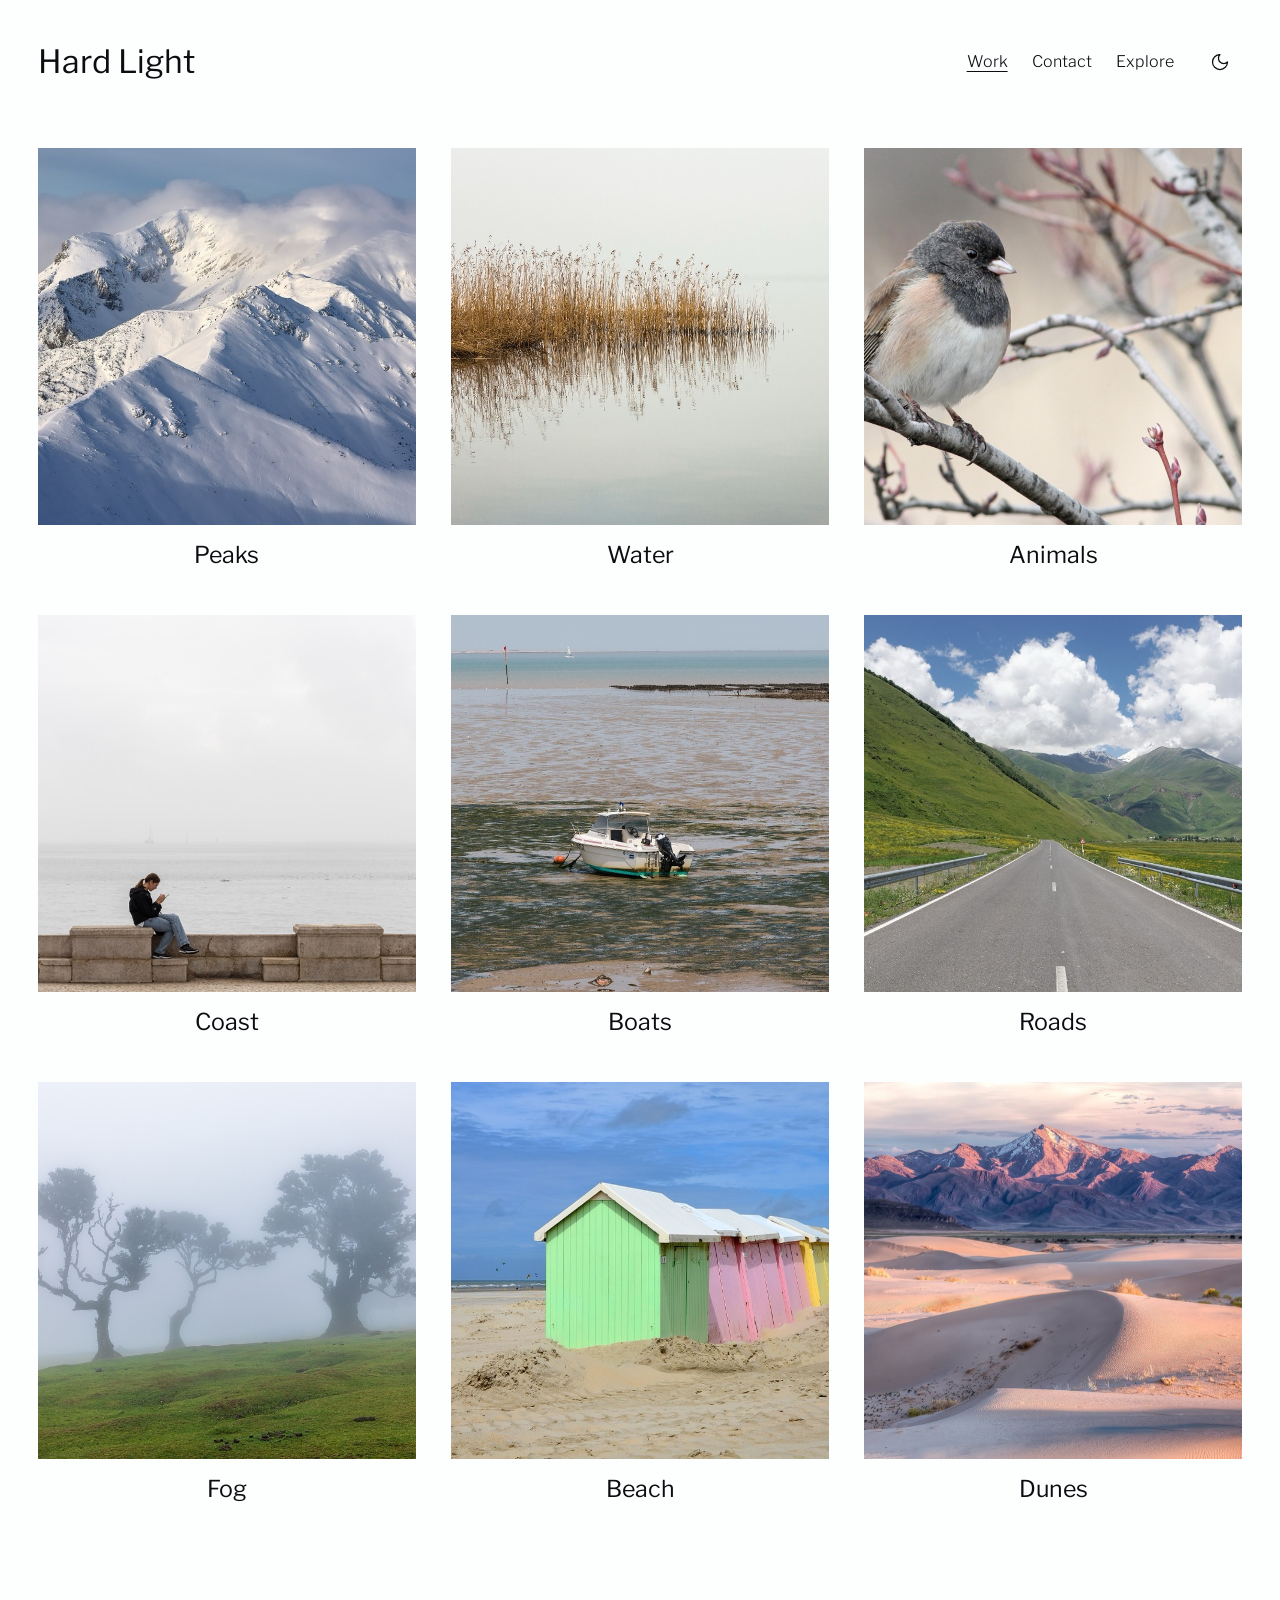
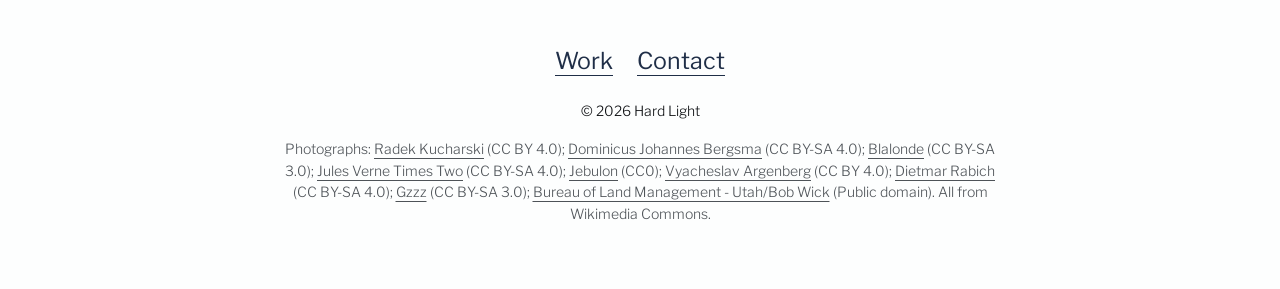
<file: index.html>
<!doctype html>
<html lang="en">
<head>
<meta charset="utf-8">
<meta name="viewport" content="width=device-width, initial-scale=1">
<title>Hola Alice :): photography</title>
<meta name="description" content="Photography by subject: peaks, water, animals, coast, boats, roads, fog, beach and dunes.">
<link rel="preconnect" href="https://fonts.googleapis.com">
<link rel="preconnect" href="https://fonts.gstatic.com" crossorigin>
<link href="https://fonts.googleapis.com/css2?family=Libre+Franklin:wght@300;400&display=swap" rel="stylesheet">
<link rel="stylesheet" href="styles.css">
<script>
(function () { var d = document.documentElement; d.classList.add('js');
  try { var m = localStorage.getItem('mode'); if (m === 'dark' || m === 'light') d.dataset.mode = m; } catch (e) {} })();
</script>
<script src="pictures.js" defer></script>
<script src="site.js" defer></script>
</head>
<body data-root="">
<a class="skip" href="#main">Skip to content</a>
<header class="header">
  <a class="name" href="index.html">Hard Light</a>
  <nav class="nav" aria-label="Main">
    <a href="index.html" aria-current="page">Work</a>
    <a href="contact.html">Contact</a>
    <button class="nav__button" type="button" data-explore aria-haspopup="dialog">Explore</button>
    <button class="mode" type="button" data-mode-toggle aria-label="Dark mode" aria-pressed="false">
      <svg class="mode__moon" aria-hidden="true" width="20" height="20" viewBox="0 0 24 24" fill="none" stroke="currentColor" stroke-width="1.5" stroke-linecap="round" stroke-linejoin="round"><path d="M12 3a6 6 0 0 0 9 9 9 9 0 1 1-9-9Z"/></svg>
      <svg class="mode__sun" aria-hidden="true" width="20" height="20" viewBox="0 0 24 24" fill="none" stroke="currentColor" stroke-width="1.5" stroke-linecap="round" stroke-linejoin="round"><circle cx="12" cy="12" r="4"/><path d="M12 2v2M12 20v2M4.93 4.93l1.41 1.41M17.66 17.66l1.41 1.41M2 12h2M20 12h2M6.34 17.66l-1.41 1.41M19.07 4.93l-1.41 1.41"/></svg>
    </button>
  </nav>
</header>
<main id="main">
<h1 class="visually-hidden">Hard Light: photography</h1>
<div class="grid">
  <a class="tile" href="work/peaks.html">
    <img src="images/peaks-1-960.jpg" width="960" height="960" sizes="(min-width: 40rem) 30vw, 100vw" srcset="images/peaks-1-960.jpg 960w, images/peaks-1.jpg 1920w" alt="Wind sculpted snowy mountain ridge in soft cloud light" fetchpriority="high">
    <h2>Peaks</h2>
  </a>
  <a class="tile" href="work/water.html">
    <img src="images/water-1-960.jpg" width="960" height="960" sizes="(min-width: 40rem) 30vw, 100vw" srcset="images/water-1-960.jpg 960w, images/water-1.jpg 1920w" alt="A clump of golden reeds reflected in still pale water under a misty sky" fetchpriority="high">
    <h2>Water</h2>
  </a>
  <a class="tile" href="work/animals.html">
    <img src="images/animals-1-960.jpg" width="960" height="960" sizes="(min-width: 40rem) 30vw, 100vw" srcset="images/animals-1-960.jpg 960w, images/animals-1.jpg 1920w" alt="Grey junco on a bare branch with soft pink background" fetchpriority="high">
    <h2>Animals</h2>
  </a>
  <a class="tile" href="work/coast.html">
    <img src="images/coast-1-960.jpg" width="960" height="960" sizes="(min-width: 40rem) 30vw, 100vw" srcset="images/coast-1-960.jpg 960w, images/coast-1.jpg 1920w" alt="A lone person sitting on a stone sea wall using a phone under a white sky" loading="lazy">
    <h2>Coast</h2>
  </a>
  <a class="tile" href="work/boats.html">
    <img src="images/boats-1-960.jpg" width="960" height="960" sizes="(min-width: 40rem) 30vw, 100vw" srcset="images/boats-1-960.jpg 960w, images/boats-1.jpg 1920w" alt="Small motorboat stranded on wet sand flats at low tide" loading="lazy">
    <h2>Boats</h2>
  </a>
  <a class="tile" href="work/roads.html">
    <img src="images/roads-1-960.jpg" width="960" height="960" sizes="(min-width: 40rem) 30vw, 100vw" srcset="images/roads-1-960.jpg 960w, images/roads-1.jpg 1920w" alt="An empty road running straight into a steep green valley under big clouds" loading="lazy">
    <h2>Roads</h2>
  </a>
  <a class="tile" href="work/fog.html">
    <img src="images/fog-1-960.jpg" width="960" height="960" sizes="(min-width: 40rem) 30vw, 100vw" srcset="images/fog-1-960.jpg 960w, images/fog-1.jpg 1920w" alt="Three twisted trees on a grassy slope in thick white fog" loading="lazy">
    <h2>Fog</h2>
  </a>
  <a class="tile" href="work/beach.html">
    <img src="images/beach-1-960.jpg" width="960" height="960" sizes="(min-width: 40rem) 30vw, 100vw" srcset="images/beach-1-960.jpg 960w, images/beach-1.jpg 1920w" alt="Pastel beach huts half buried in sand under a blue sky" loading="lazy">
    <h2>Beach</h2>
  </a>
  <a class="tile" href="work/dunes.html">
    <img src="images/dunes-1-960.jpg" width="960" height="960" sizes="(min-width: 40rem) 30vw, 100vw" srcset="images/dunes-1-960.jpg 960w, images/dunes-1.jpg 1920w" alt="Pale sand dunes below pink lit desert mountains at dusk" loading="lazy">
    <h2>Dunes</h2>
  </a>
</div>
</main>
<footer class="footer">
  <nav class="footer__links" aria-label="Footer">
    <a href="index.html">Work</a>
    <a href="contact.html">Contact</a>
  </nav>
  <p class="footer__legal">© 2026 Hard Light</p>
  <p class="footer__credits" data-credits>Photographs: <a href="https://commons.wikimedia.org/wiki/File:Winter_in_Tatry_Mountains_-_Poland.jpg">Radek Kucharski</a> (CC BY 4.0); <a href="https://commons.wikimedia.org/wiki/File:Langweerderwielen_(Langwarder_Wielen)_in_de_mist._01-04-2026._(d.j.b.)_08.jpg">Dominicus Johannes Bergsma</a> (CC BY-SA 4.0); <a href="https://commons.wikimedia.org/wiki/File:Oregon_Junco_in_Kelowna,_BC.jpg">Blalonde</a> (CC BY-SA 3.0); <a href="https://commons.wikimedia.org/wiki/File:Woman_sitting_near_the_Cais_das_Colunas_and_using_her_smartphone,_Pra%C3%A7a_do_Com%C3%A9rcio,_Lisbon,_Portugal_julesvernex2.jpg">Jules Verne Times Two</a> (CC BY-SA 4.0); <a href="https://commons.wikimedia.org/wiki/File:Low_tide_in_Rivedoux,_R%C3%A9_island,_august_2015.jpg">Jebulon</a> (CC0); <a href="https://commons.wikimedia.org/wiki/File:Snostskali_Valley,_Mountain_road,_Khevi,_Georgia.jpg">Vyacheslav Argenberg</a> (CC BY 4.0); <a href="https://commons.wikimedia.org/wiki/File:Fanal_(Madeira,_Portugal),_Lorbeerwald_--_2025_--_1532.jpg">Dietmar Rabich</a> (CC BY-SA 4.0); <a href="https://commons.wikimedia.org/wiki/File:Cabines_de_bain_Berck.jpg">Gzzz</a> (CC BY-SA 3.0); <a href="https://commons.wikimedia.org/wiki/File:Utah_Dunes_Landscape_-_West_Desert_District.jpg">Bureau of Land Management - Utah/Bob Wick</a> (Public domain). All from Wikimedia Commons.</p>
</footer>
<dialog class="viewer" data-viewer aria-label="A random picture">
  <figure class="viewer__figure">
    <figcaption aria-live="polite"><span data-viewer-caption></span> <small data-viewer-credit></small></figcaption>
  </figure>
  <div class="viewer__controls">
    <button class="btn btn--ink" type="button" data-viewer-next autofocus>Another picture</button>
    <a class="btn" data-viewer-subject href="index.html">See the subject</a>
    <button class="btn" type="button" data-viewer-close>Close</button>
  </div>
</dialog>
</body>
</html>
</file>
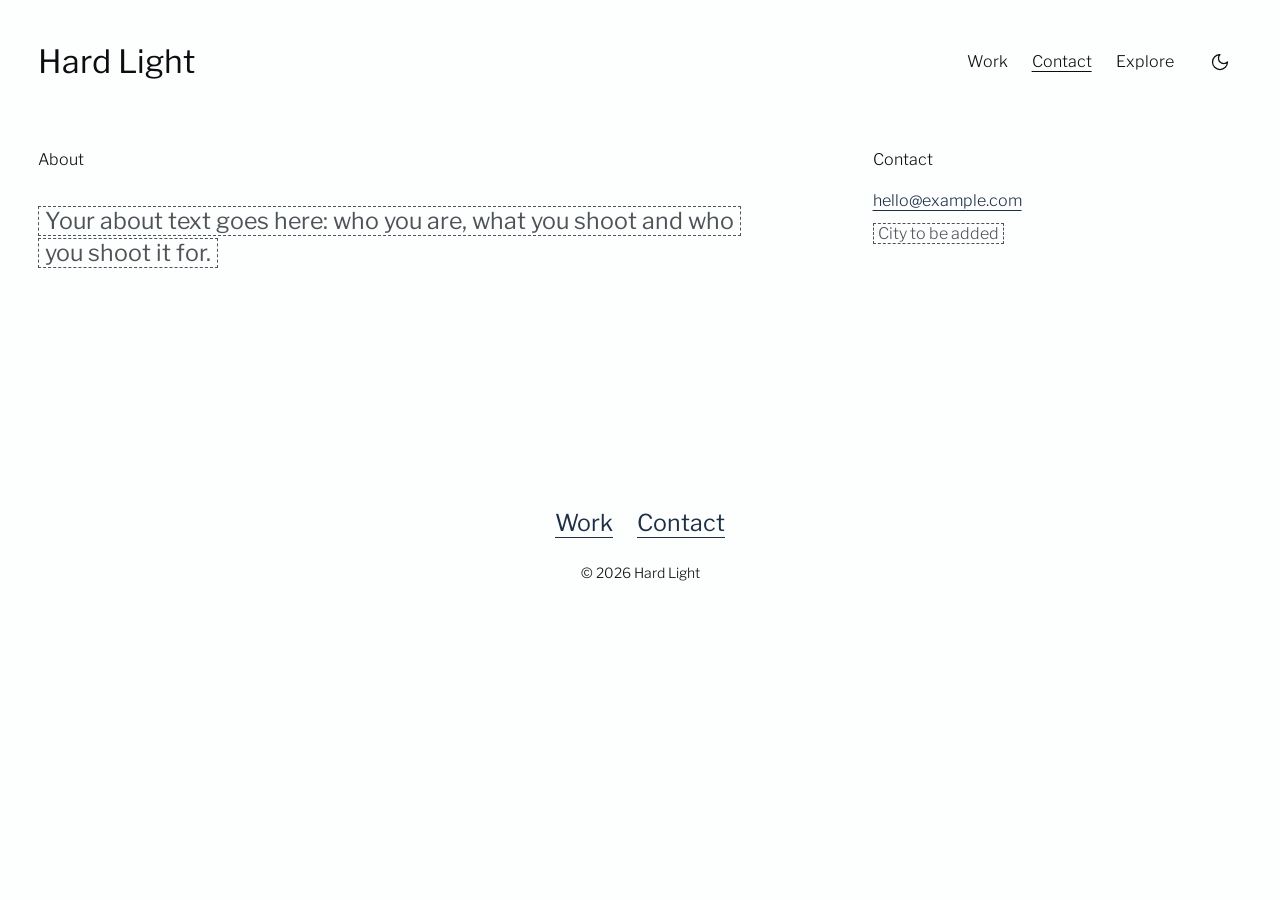
<file: contact.html>
<!doctype html>
<html lang="en">
<head>
<meta charset="utf-8">
<meta name="viewport" content="width=device-width, initial-scale=1">
<title>Contact: Hard Light</title>
<meta name="description" content="About Hard Light and how to get in touch.">
<link rel="preconnect" href="https://fonts.googleapis.com">
<link rel="preconnect" href="https://fonts.gstatic.com" crossorigin>
<link href="https://fonts.googleapis.com/css2?family=Libre+Franklin:wght@300;400&display=swap" rel="stylesheet">
<link rel="stylesheet" href="styles.css">
<script>
(function () { var d = document.documentElement; d.classList.add('js');
  try { var m = localStorage.getItem('mode'); if (m === 'dark' || m === 'light') d.dataset.mode = m; } catch (e) {} })();
</script>
<script src="pictures.js" defer></script>
<script src="site.js" defer></script>
</head>
<body data-root="">
<a class="skip" href="#main">Skip to content</a>
<header class="header">
  <a class="name" href="index.html">Hard Light</a>
  <nav class="nav" aria-label="Main">
    <a href="index.html">Work</a>
    <a href="contact.html" aria-current="page">Contact</a>
    <button class="nav__button" type="button" data-explore aria-haspopup="dialog">Explore</button>
    <button class="mode" type="button" data-mode-toggle aria-label="Dark mode" aria-pressed="false">
      <svg class="mode__moon" aria-hidden="true" width="20" height="20" viewBox="0 0 24 24" fill="none" stroke="currentColor" stroke-width="1.5" stroke-linecap="round" stroke-linejoin="round"><path d="M12 3a6 6 0 0 0 9 9 9 9 0 1 1-9-9Z"/></svg>
      <svg class="mode__sun" aria-hidden="true" width="20" height="20" viewBox="0 0 24 24" fill="none" stroke="currentColor" stroke-width="1.5" stroke-linecap="round" stroke-linejoin="round"><circle cx="12" cy="12" r="4"/><path d="M12 2v2M12 20v2M4.93 4.93l1.41 1.41M17.66 17.66l1.41 1.41M2 12h2M20 12h2M6.34 17.66l-1.41 1.41M19.07 4.93l-1.41 1.41"/></svg>
    </button>
  </nav>
</header>
<main id="main">
<div class="about">
  <div class="about__text">
    <h1 class="about__label">About</h1>
    <p class="about__body"><span class="fill">Your about text goes here: who you are, what you shoot and who you shoot it for.</span></p>
  </div>
  <div class="about__side">
    <h2 class="about__label">Contact</h2>
    <p><a href="mailto:hello@example.com">hello@example.com</a></p>
    <p><span class="fill">City to be added</span></p>
  </div>
</div>
</main>
<footer class="footer">
  <nav class="footer__links" aria-label="Footer">
    <a href="index.html">Work</a>
    <a href="contact.html">Contact</a>
  </nav>
  <p class="footer__legal">© 2026 Hard Light</p>
</footer>
<dialog class="viewer" data-viewer aria-label="A random picture">
  <figure class="viewer__figure">
    <figcaption aria-live="polite"><span data-viewer-caption></span> <small data-viewer-credit></small></figcaption>
  </figure>
  <div class="viewer__controls">
    <button class="btn btn--ink" type="button" data-viewer-next autofocus>Another picture</button>
    <a class="btn" data-viewer-subject href="index.html">See the subject</a>
    <button class="btn" type="button" data-viewer-close>Close</button>
  </div>
</dialog>
</body>
</html>
</file>
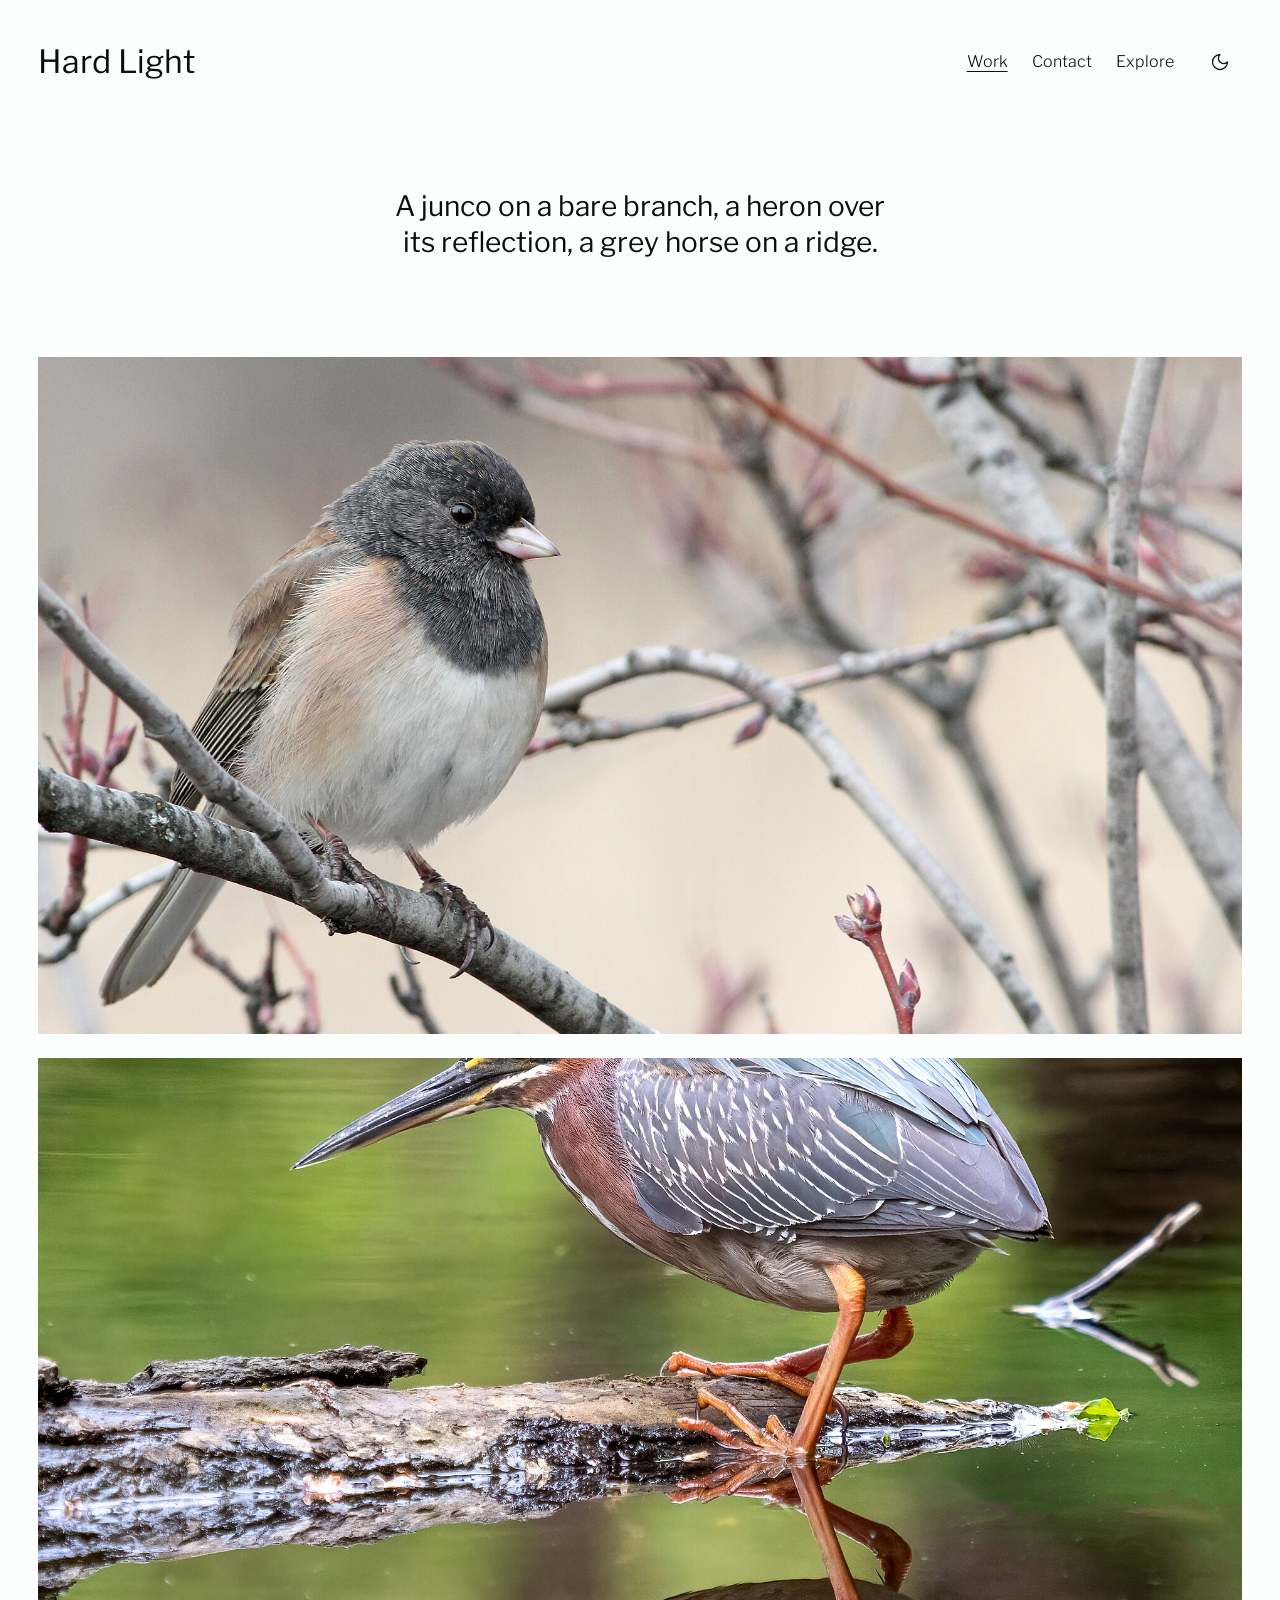
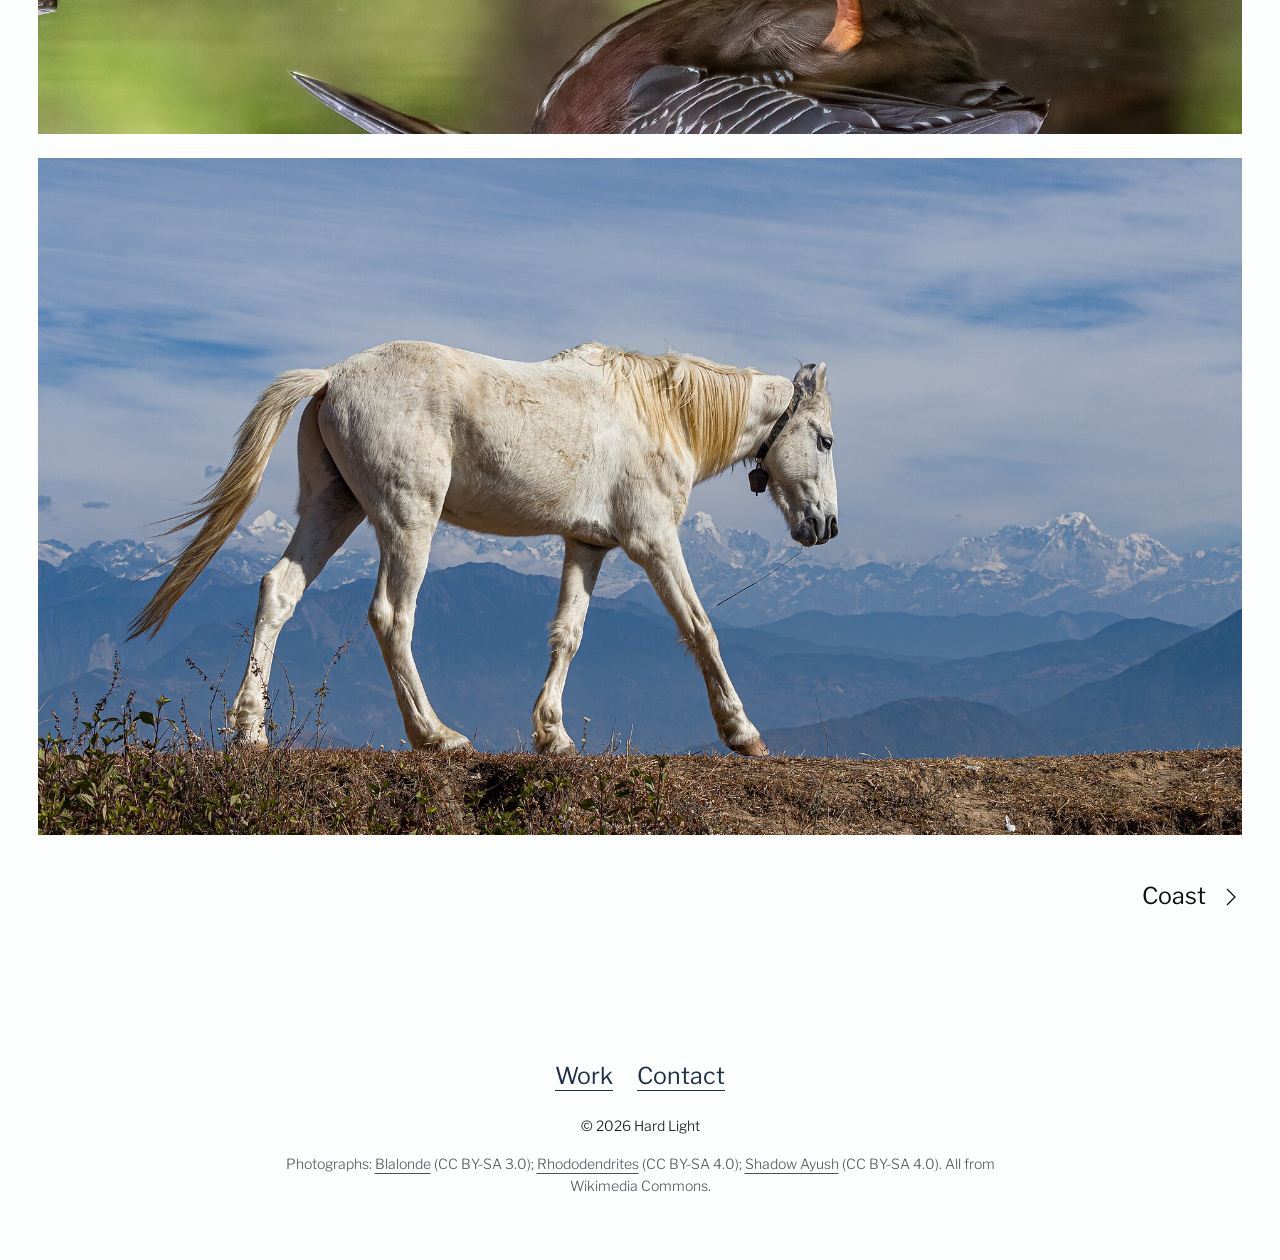
<file: work/animals.html>
<!doctype html>
<html lang="en">
<head>
<meta charset="utf-8">
<meta name="viewport" content="width=device-width, initial-scale=1">
<title>Animals: Hard Light</title>
<meta name="description" content="A junco on a bare branch, a heron over its reflection, a grey horse on a ridge.">
<link rel="preconnect" href="https://fonts.googleapis.com">
<link rel="preconnect" href="https://fonts.gstatic.com" crossorigin>
<link href="https://fonts.googleapis.com/css2?family=Libre+Franklin:wght@300;400&display=swap" rel="stylesheet">
<link rel="stylesheet" href="../styles.css">
<script>
(function () { var d = document.documentElement; d.classList.add('js');
  try { var m = localStorage.getItem('mode'); if (m === 'dark' || m === 'light') d.dataset.mode = m; } catch (e) {} })();
</script>
<script src="../pictures.js" defer></script>
<script src="../site.js" defer></script>
</head>
<body data-root="../">
<a class="skip" href="#main">Skip to content</a>
<header class="header">
  <a class="name" href="../index.html">Hard Light</a>
  <nav class="nav" aria-label="Main">
    <a href="../index.html" aria-current="page">Work</a>
    <a href="../contact.html">Contact</a>
    <button class="nav__button" type="button" data-explore aria-haspopup="dialog">Explore</button>
    <button class="mode" type="button" data-mode-toggle aria-label="Dark mode" aria-pressed="false">
      <svg class="mode__moon" aria-hidden="true" width="20" height="20" viewBox="0 0 24 24" fill="none" stroke="currentColor" stroke-width="1.5" stroke-linecap="round" stroke-linejoin="round"><path d="M12 3a6 6 0 0 0 9 9 9 9 0 1 1-9-9Z"/></svg>
      <svg class="mode__sun" aria-hidden="true" width="20" height="20" viewBox="0 0 24 24" fill="none" stroke="currentColor" stroke-width="1.5" stroke-linecap="round" stroke-linejoin="round"><circle cx="12" cy="12" r="4"/><path d="M12 2v2M12 20v2M4.93 4.93l1.41 1.41M17.66 17.66l1.41 1.41M2 12h2M20 12h2M6.34 17.66l-1.41 1.41M19.07 4.93l-1.41 1.41"/></svg>
    </button>
  </nav>
</header>
<main id="main">
<h1 class="visually-hidden">Animals</h1>
<p class="intro">A junco on a bare branch, a heron over its reflection, a grey horse on a ridge.</p>
<div class="stack">
  <img src="../images/animals-1.jpg" width="1920" height="1080" sizes="100vw" srcset="../images/animals-1-960.jpg 960w, ../images/animals-1.jpg 1920w" alt="Grey junco on a bare branch with soft pink background" fetchpriority="high">
  <img src="../images/animals-2.jpg" width="1920" height="1080" sizes="100vw" srcset="../images/animals-2-960.jpg 960w, ../images/animals-2.jpg 1920w" alt="Green heron on a log mirrored in calm green water" loading="lazy">
  <img src="../images/animals-3.jpg" width="1920" height="1080" sizes="100vw" srcset="../images/animals-3-960.jpg 960w, ../images/animals-3.jpg 1920w" alt="Grey horse walking along a ridge with snowy mountains behind" loading="lazy">
</div>
<p class="next"><a href="coast.html">Coast<svg aria-hidden="true" width="24" height="24" viewBox="0 0 24 24" fill="none" stroke="currentColor" stroke-width="1.25"><path d="m9 4 8 8-8 8"/></svg></a></p>
</main>
<footer class="footer">
  <nav class="footer__links" aria-label="Footer">
    <a href="../index.html">Work</a>
    <a href="../contact.html">Contact</a>
  </nav>
  <p class="footer__legal">© 2026 Hard Light</p>
  <p class="footer__credits" data-credits>Photographs: <a href="https://commons.wikimedia.org/wiki/File:Oregon_Junco_in_Kelowna,_BC.jpg">Blalonde</a> (CC BY-SA 3.0); <a href="https://commons.wikimedia.org/wiki/File:Green_heron_in_PP_(14296).jpg">Rhododendrites</a> (CC BY-SA 4.0); <a href="https://commons.wikimedia.org/wiki/File:Domestic_horse_at_Suryachaur_and_the_mountains_in_the_back1.jpg">Shadow Ayush</a> (CC BY-SA 4.0). All from Wikimedia Commons.</p>
</footer>
<dialog class="viewer" data-viewer aria-label="A random picture">
  <figure class="viewer__figure">
    <figcaption aria-live="polite"><span data-viewer-caption></span> <small data-viewer-credit></small></figcaption>
  </figure>
  <div class="viewer__controls">
    <button class="btn btn--ink" type="button" data-viewer-next autofocus>Another picture</button>
    <a class="btn" data-viewer-subject href="../index.html">See the subject</a>
    <button class="btn" type="button" data-viewer-close>Close</button>
  </div>
</dialog>
</body>
</html>
</file>
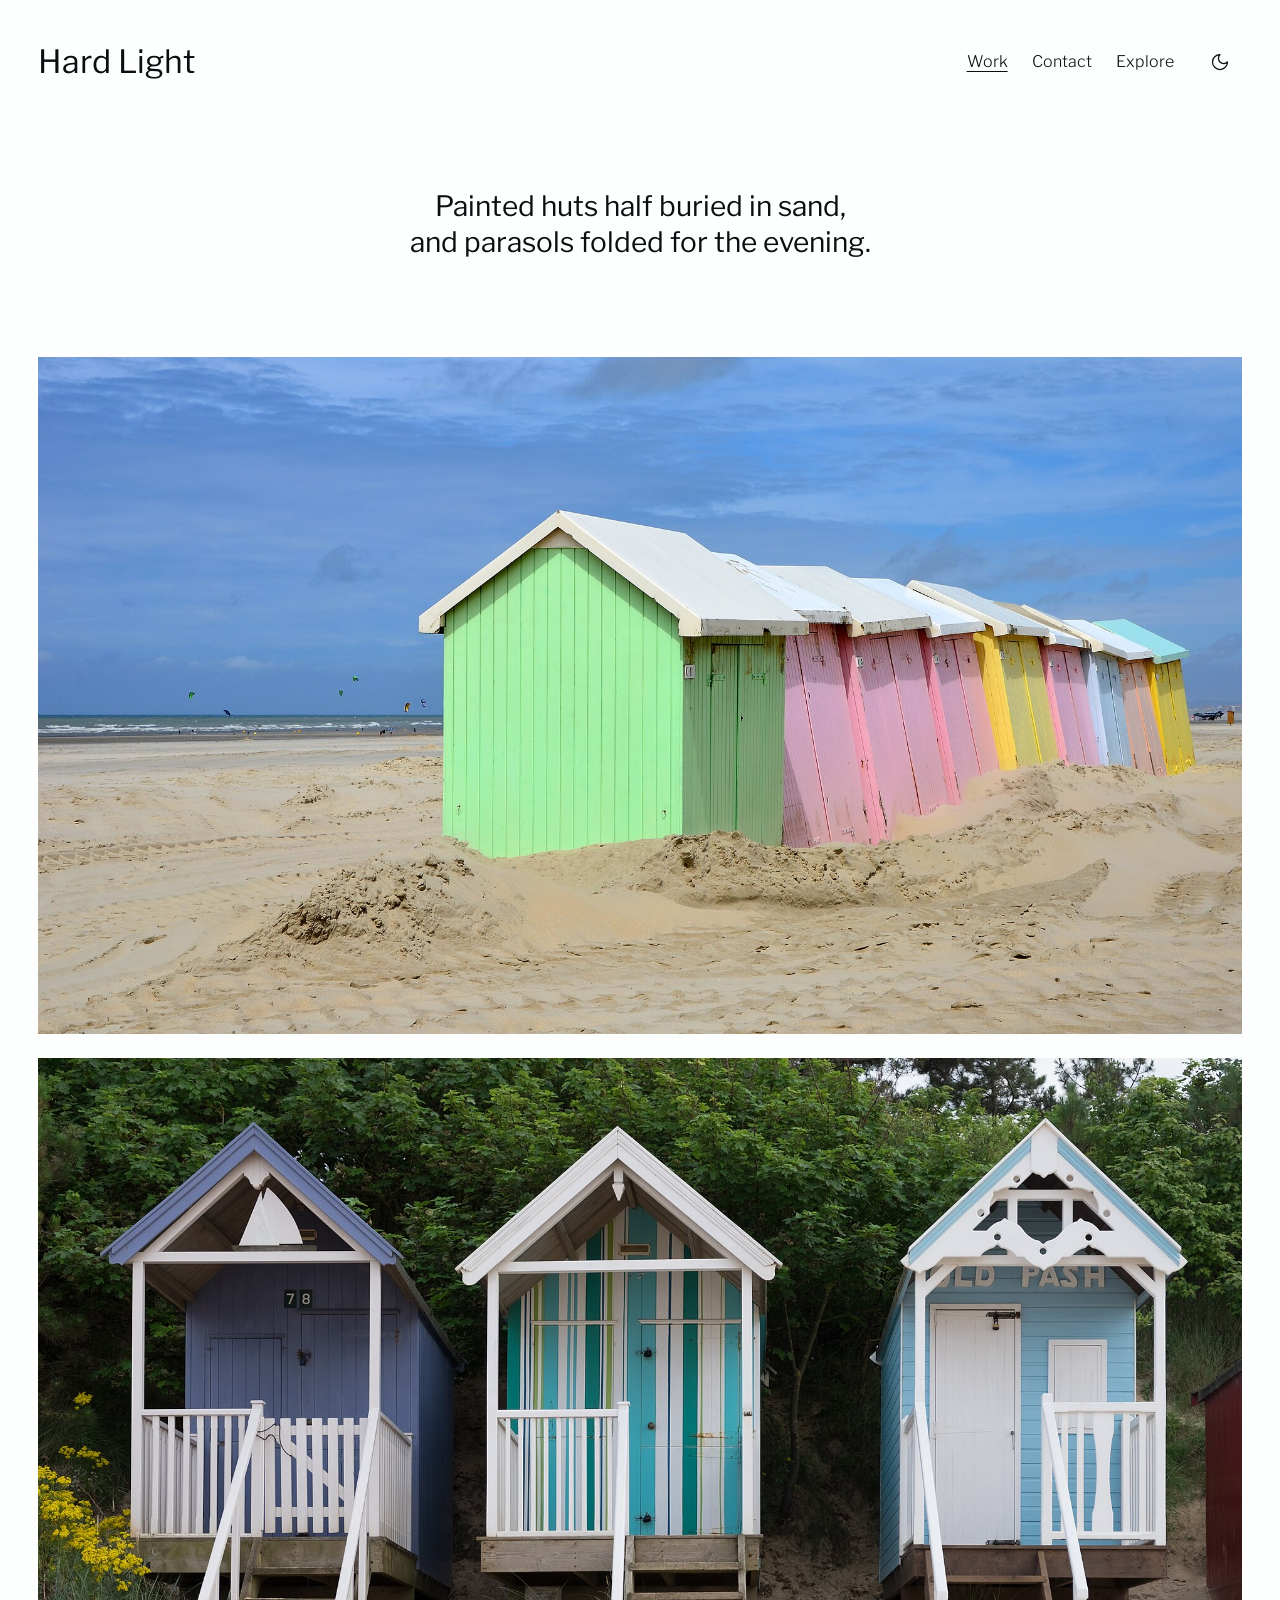
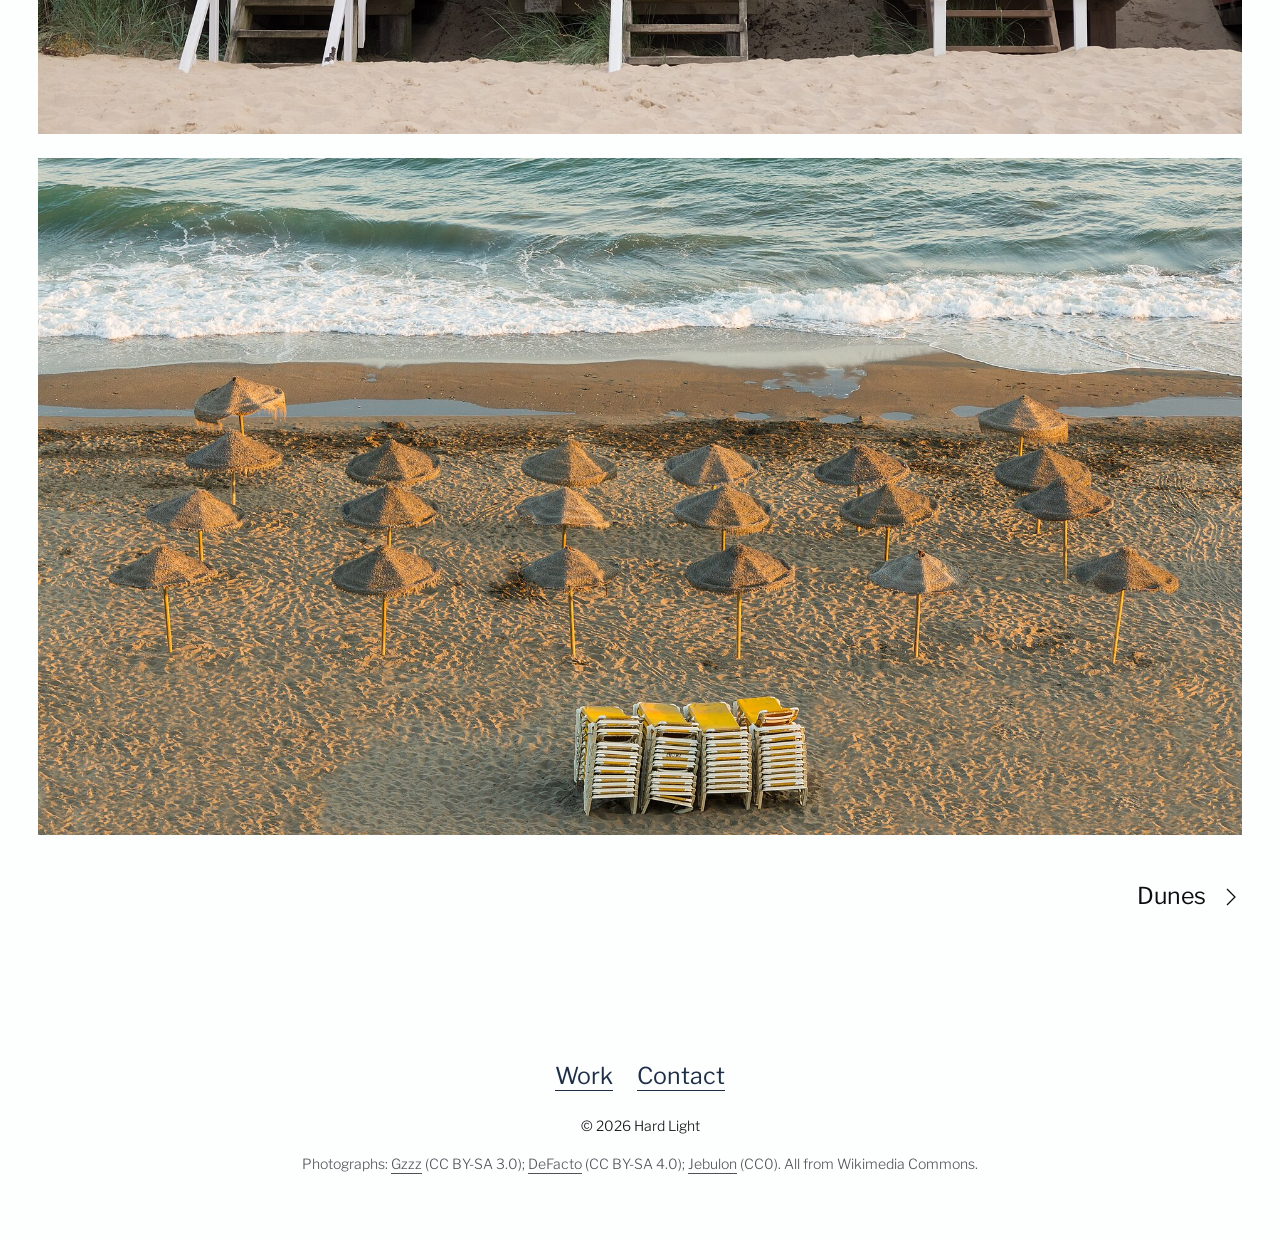
<file: work/beach.html>
<!doctype html>
<html lang="en">
<head>
<meta charset="utf-8">
<meta name="viewport" content="width=device-width, initial-scale=1">
<title>Beach: Hard Light</title>
<meta name="description" content="Painted huts half buried in sand, and parasols folded for the evening.">
<link rel="preconnect" href="https://fonts.googleapis.com">
<link rel="preconnect" href="https://fonts.gstatic.com" crossorigin>
<link href="https://fonts.googleapis.com/css2?family=Libre+Franklin:wght@300;400&display=swap" rel="stylesheet">
<link rel="stylesheet" href="../styles.css">
<script>
(function () { var d = document.documentElement; d.classList.add('js');
  try { var m = localStorage.getItem('mode'); if (m === 'dark' || m === 'light') d.dataset.mode = m; } catch (e) {} })();
</script>
<script src="../pictures.js" defer></script>
<script src="../site.js" defer></script>
</head>
<body data-root="../">
<a class="skip" href="#main">Skip to content</a>
<header class="header">
  <a class="name" href="../index.html">Hard Light</a>
  <nav class="nav" aria-label="Main">
    <a href="../index.html" aria-current="page">Work</a>
    <a href="../contact.html">Contact</a>
    <button class="nav__button" type="button" data-explore aria-haspopup="dialog">Explore</button>
    <button class="mode" type="button" data-mode-toggle aria-label="Dark mode" aria-pressed="false">
      <svg class="mode__moon" aria-hidden="true" width="20" height="20" viewBox="0 0 24 24" fill="none" stroke="currentColor" stroke-width="1.5" stroke-linecap="round" stroke-linejoin="round"><path d="M12 3a6 6 0 0 0 9 9 9 9 0 1 1-9-9Z"/></svg>
      <svg class="mode__sun" aria-hidden="true" width="20" height="20" viewBox="0 0 24 24" fill="none" stroke="currentColor" stroke-width="1.5" stroke-linecap="round" stroke-linejoin="round"><circle cx="12" cy="12" r="4"/><path d="M12 2v2M12 20v2M4.93 4.93l1.41 1.41M17.66 17.66l1.41 1.41M2 12h2M20 12h2M6.34 17.66l-1.41 1.41M19.07 4.93l-1.41 1.41"/></svg>
    </button>
  </nav>
</header>
<main id="main">
<h1 class="visually-hidden">Beach</h1>
<p class="intro">Painted huts half buried in sand, and parasols folded for the evening.</p>
<div class="stack">
  <img src="../images/beach-1.jpg" width="1920" height="1080" sizes="100vw" srcset="../images/beach-1-960.jpg 960w, ../images/beach-1.jpg 1920w" alt="Pastel beach huts half buried in sand under a blue sky" fetchpriority="high">
  <img src="../images/beach-2.jpg" width="1920" height="1080" sizes="100vw" srcset="../images/beach-2-960.jpg 960w, ../images/beach-2.jpg 1920w" alt="Three painted beach huts on stilts against green pines" loading="lazy">
  <img src="../images/beach-3.jpg" width="1920" height="1080" sizes="100vw" srcset="../images/beach-3-960.jpg 960w, ../images/beach-3.jpg 1920w" alt="Straw parasols and folded sunbeds on an empty beach at evening, waves behind" loading="lazy">
</div>
<p class="next"><a href="dunes.html">Dunes<svg aria-hidden="true" width="24" height="24" viewBox="0 0 24 24" fill="none" stroke="currentColor" stroke-width="1.25"><path d="m9 4 8 8-8 8"/></svg></a></p>
</main>
<footer class="footer">
  <nav class="footer__links" aria-label="Footer">
    <a href="../index.html">Work</a>
    <a href="../contact.html">Contact</a>
  </nav>
  <p class="footer__legal">© 2026 Hard Light</p>
  <p class="footer__credits" data-credits>Photographs: <a href="https://commons.wikimedia.org/wiki/File:Cabines_de_bain_Berck.jpg">Gzzz</a> (CC BY-SA 3.0); <a href="https://commons.wikimedia.org/wiki/File:Beach_huts_at_Wells-next-the-Sea.jpg">DeFacto</a> (CC BY-SA 4.0); <a href="https://commons.wikimedia.org/wiki/File:Parasols,_Evening,_Beach,_Rincon_de_la_Victoria,_Andalusia,_Spain.jpg">Jebulon</a> (CC0). All from Wikimedia Commons.</p>
</footer>
<dialog class="viewer" data-viewer aria-label="A random picture">
  <figure class="viewer__figure">
    <figcaption aria-live="polite"><span data-viewer-caption></span> <small data-viewer-credit></small></figcaption>
  </figure>
  <div class="viewer__controls">
    <button class="btn btn--ink" type="button" data-viewer-next autofocus>Another picture</button>
    <a class="btn" data-viewer-subject href="../index.html">See the subject</a>
    <button class="btn" type="button" data-viewer-close>Close</button>
  </div>
</dialog>
</body>
</html>
</file>
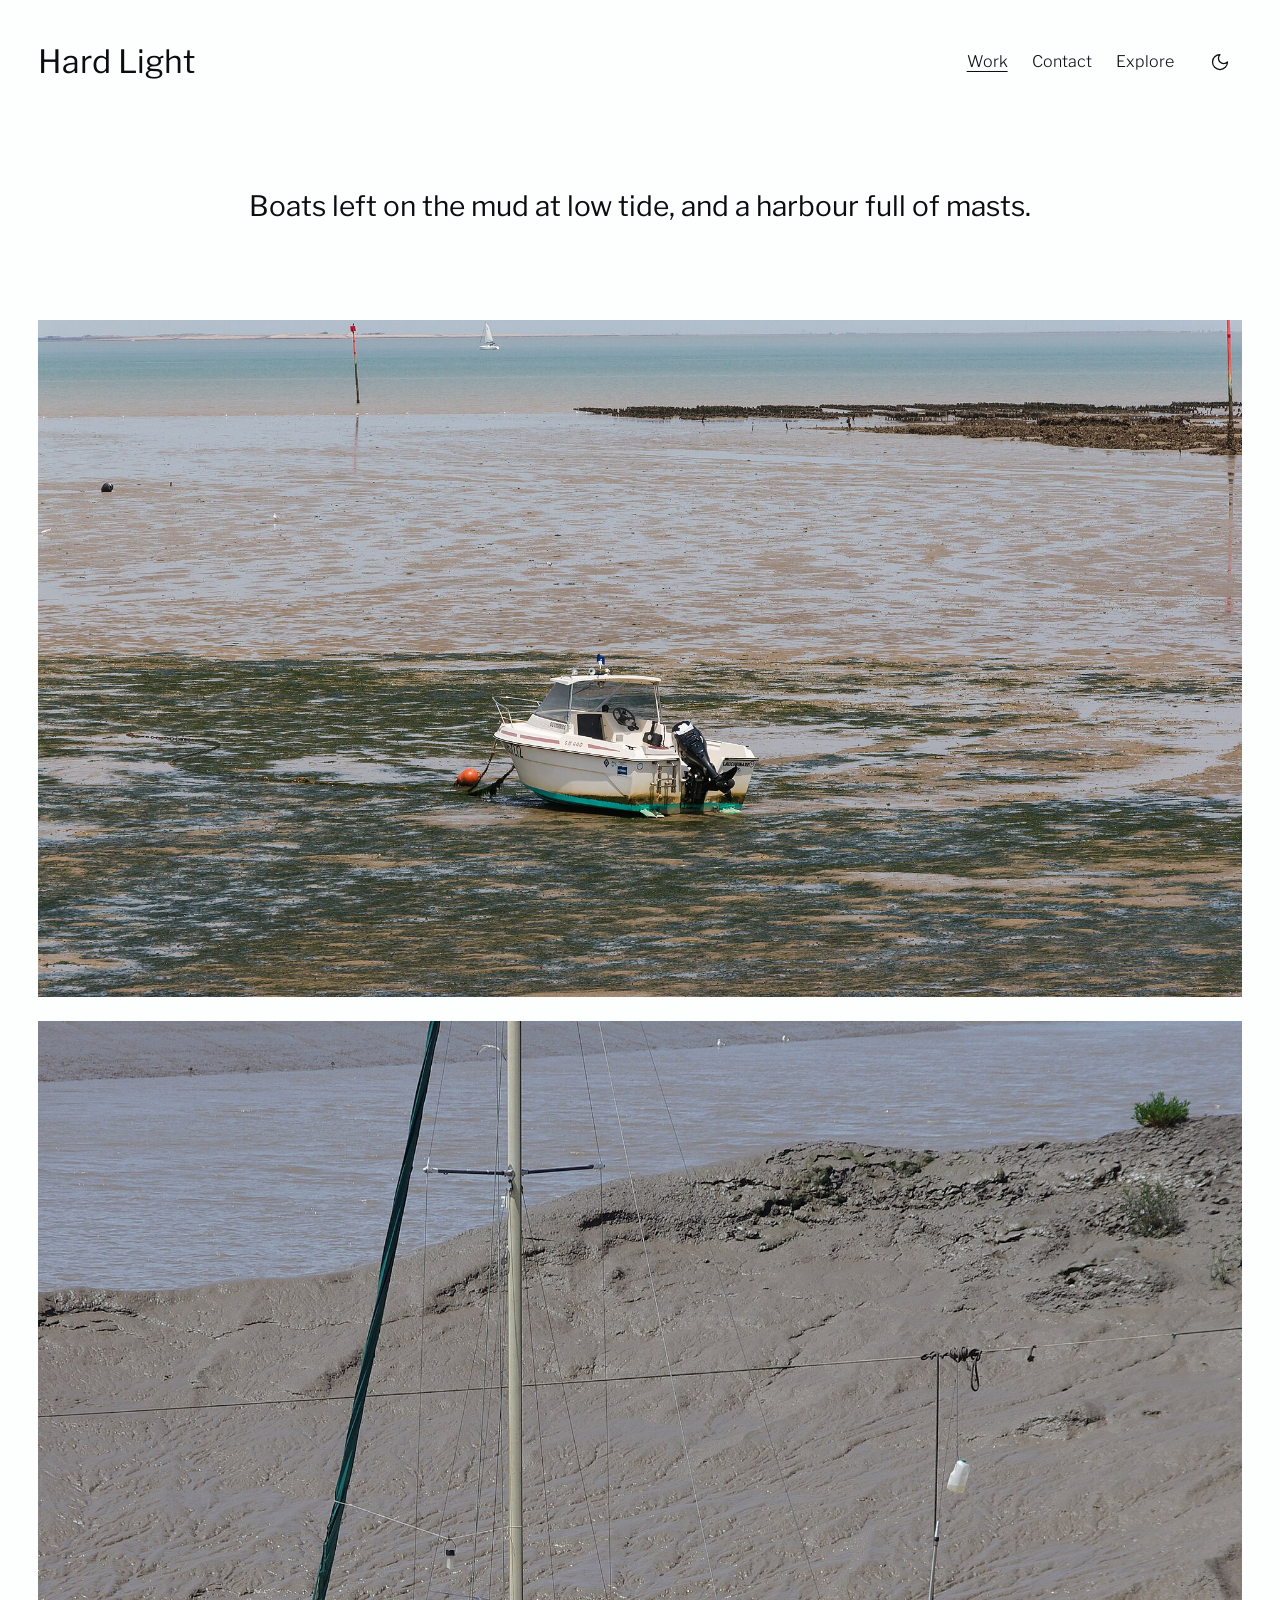
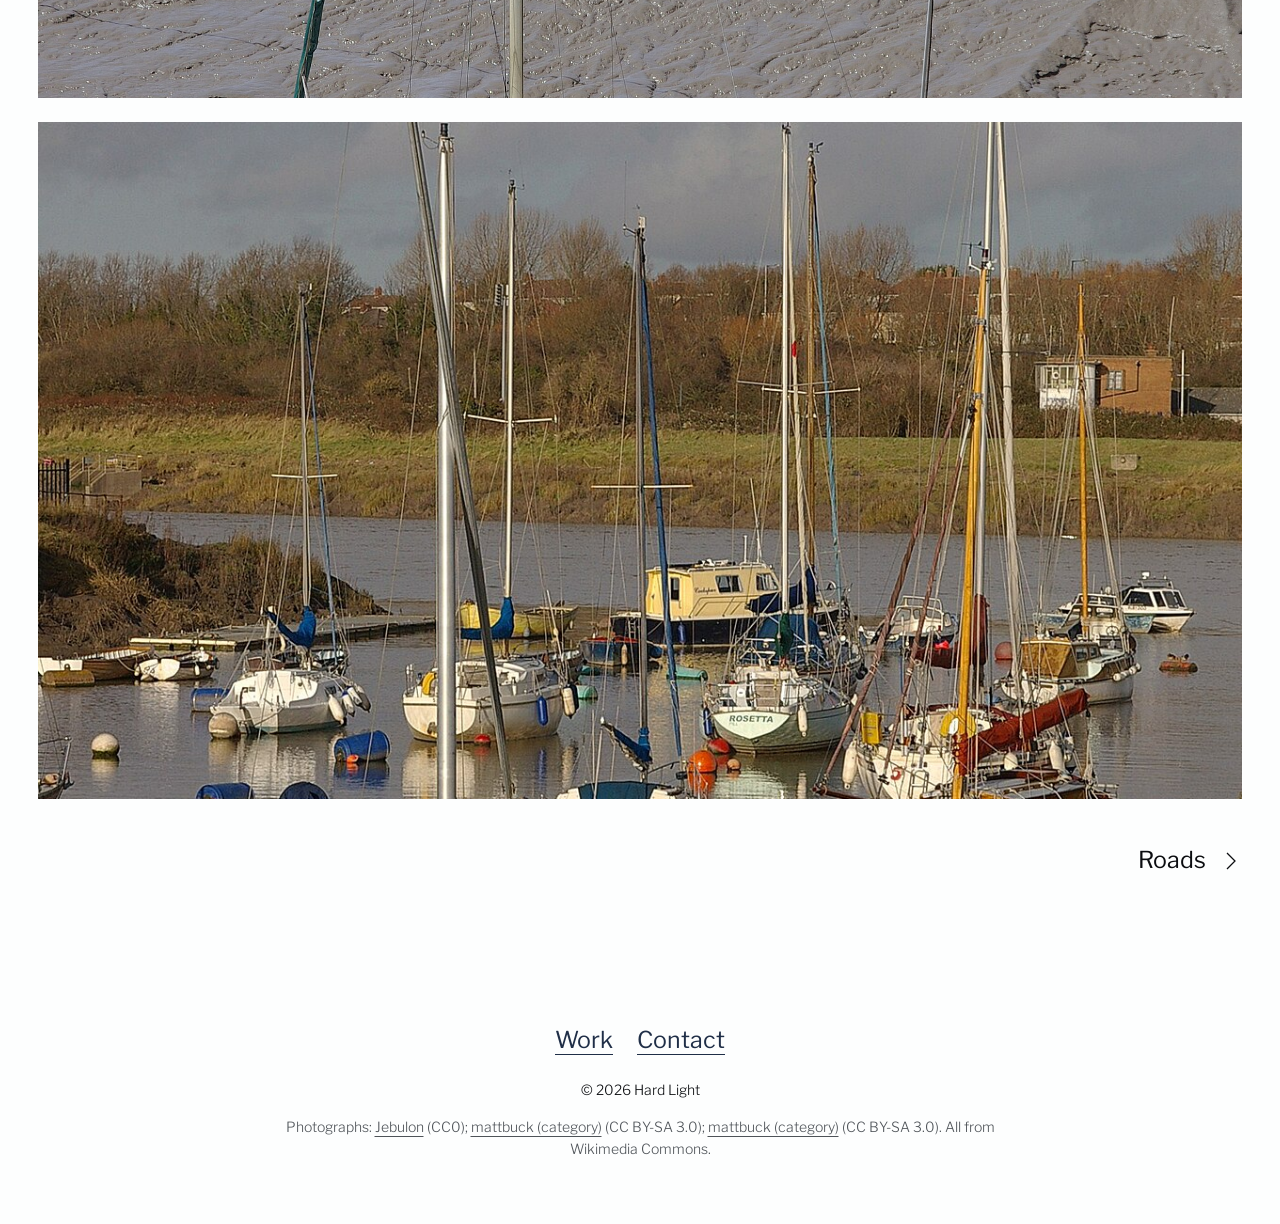
<file: work/boats.html>
<!doctype html>
<html lang="en">
<head>
<meta charset="utf-8">
<meta name="viewport" content="width=device-width, initial-scale=1">
<title>Boats: Hard Light</title>
<meta name="description" content="Boats left on the mud at low tide, and a harbour full of masts.">
<link rel="preconnect" href="https://fonts.googleapis.com">
<link rel="preconnect" href="https://fonts.gstatic.com" crossorigin>
<link href="https://fonts.googleapis.com/css2?family=Libre+Franklin:wght@300;400&display=swap" rel="stylesheet">
<link rel="stylesheet" href="../styles.css">
<script>
(function () { var d = document.documentElement; d.classList.add('js');
  try { var m = localStorage.getItem('mode'); if (m === 'dark' || m === 'light') d.dataset.mode = m; } catch (e) {} })();
</script>
<script src="../pictures.js" defer></script>
<script src="../site.js" defer></script>
</head>
<body data-root="../">
<a class="skip" href="#main">Skip to content</a>
<header class="header">
  <a class="name" href="../index.html">Hard Light</a>
  <nav class="nav" aria-label="Main">
    <a href="../index.html" aria-current="page">Work</a>
    <a href="../contact.html">Contact</a>
    <button class="nav__button" type="button" data-explore aria-haspopup="dialog">Explore</button>
    <button class="mode" type="button" data-mode-toggle aria-label="Dark mode" aria-pressed="false">
      <svg class="mode__moon" aria-hidden="true" width="20" height="20" viewBox="0 0 24 24" fill="none" stroke="currentColor" stroke-width="1.5" stroke-linecap="round" stroke-linejoin="round"><path d="M12 3a6 6 0 0 0 9 9 9 9 0 1 1-9-9Z"/></svg>
      <svg class="mode__sun" aria-hidden="true" width="20" height="20" viewBox="0 0 24 24" fill="none" stroke="currentColor" stroke-width="1.5" stroke-linecap="round" stroke-linejoin="round"><circle cx="12" cy="12" r="4"/><path d="M12 2v2M12 20v2M4.93 4.93l1.41 1.41M17.66 17.66l1.41 1.41M2 12h2M20 12h2M6.34 17.66l-1.41 1.41M19.07 4.93l-1.41 1.41"/></svg>
    </button>
  </nav>
</header>
<main id="main">
<h1 class="visually-hidden">Boats</h1>
<p class="intro">Boats left on the mud at low tide, and a harbour full of masts.</p>
<div class="stack">
  <img src="../images/boats-1.jpg" width="1920" height="1080" sizes="100vw" srcset="../images/boats-1-960.jpg 960w, ../images/boats-1.jpg 1920w" alt="Small motorboat stranded on wet sand flats at low tide" fetchpriority="high">
  <img src="../images/boats-2.jpg" width="1920" height="1080" sizes="100vw" srcset="../images/boats-2-960.jpg 960w, ../images/boats-2.jpg 1920w" alt="A small sailing boat sitting on a mud bank in a tidal river at low water" loading="lazy">
  <img src="../images/boats-3.jpg" width="1920" height="1080" sizes="100vw" srcset="../images/boats-3-960.jpg 960w, ../images/boats-3.jpg 1920w" alt="Sailing boats moored in a small tidal harbour under a grey sky, masts reflected" loading="lazy">
</div>
<p class="next"><a href="roads.html">Roads<svg aria-hidden="true" width="24" height="24" viewBox="0 0 24 24" fill="none" stroke="currentColor" stroke-width="1.25"><path d="m9 4 8 8-8 8"/></svg></a></p>
</main>
<footer class="footer">
  <nav class="footer__links" aria-label="Footer">
    <a href="../index.html">Work</a>
    <a href="../contact.html">Contact</a>
  </nav>
  <p class="footer__legal">© 2026 Hard Light</p>
  <p class="footer__credits" data-credits>Photographs: <a href="https://commons.wikimedia.org/wiki/File:Low_tide_in_Rivedoux,_R%C3%A9_island,_august_2015.jpg">Jebulon</a> (CC0); <a href="https://commons.wikimedia.org/wiki/File:Bristol_MMB_%C2%ABD8_River_Trym.jpg">mattbuck (category)</a> (CC BY-SA 3.0); <a href="https://commons.wikimedia.org/wiki/File:Pill_MMB_09_Harbour.jpg">mattbuck (category)</a> (CC BY-SA 3.0). All from Wikimedia Commons.</p>
</footer>
<dialog class="viewer" data-viewer aria-label="A random picture">
  <figure class="viewer__figure">
    <figcaption aria-live="polite"><span data-viewer-caption></span> <small data-viewer-credit></small></figcaption>
  </figure>
  <div class="viewer__controls">
    <button class="btn btn--ink" type="button" data-viewer-next autofocus>Another picture</button>
    <a class="btn" data-viewer-subject href="../index.html">See the subject</a>
    <button class="btn" type="button" data-viewer-close>Close</button>
  </div>
</dialog>
</body>
</html>
</file>
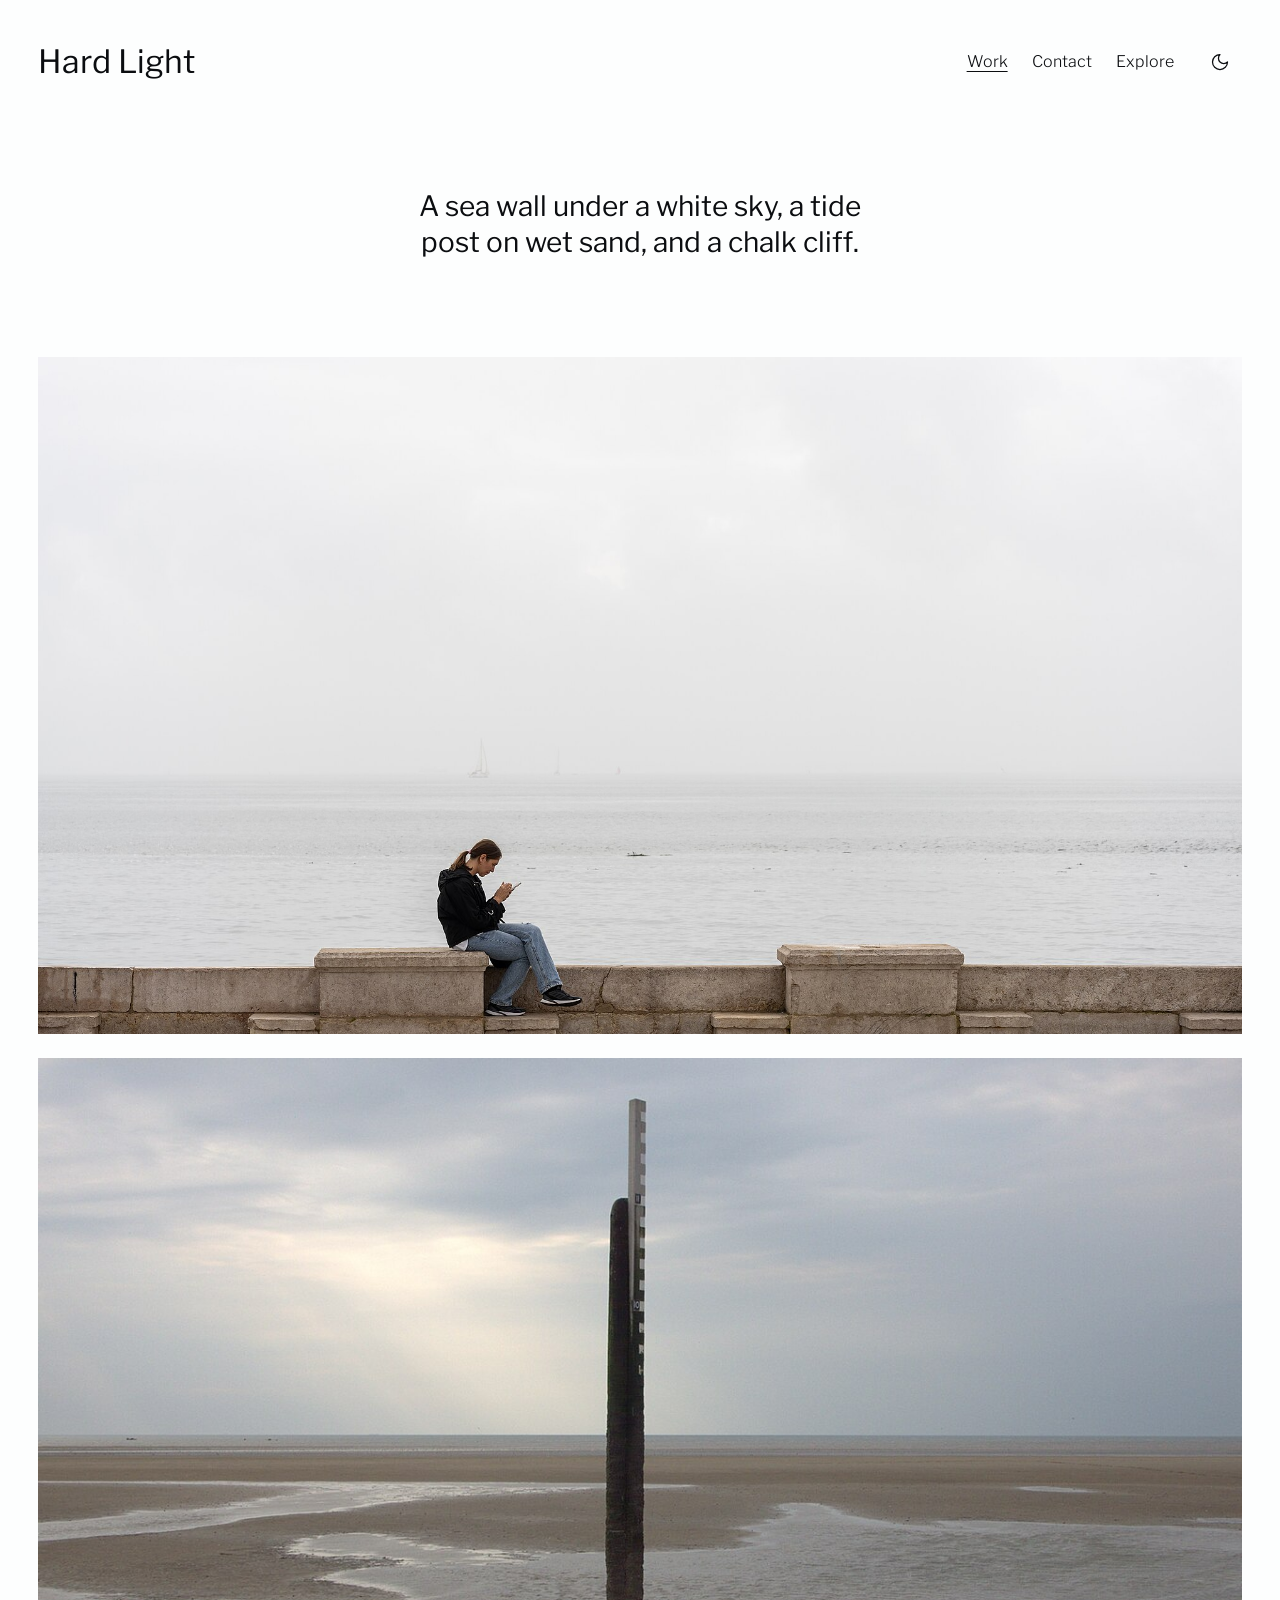
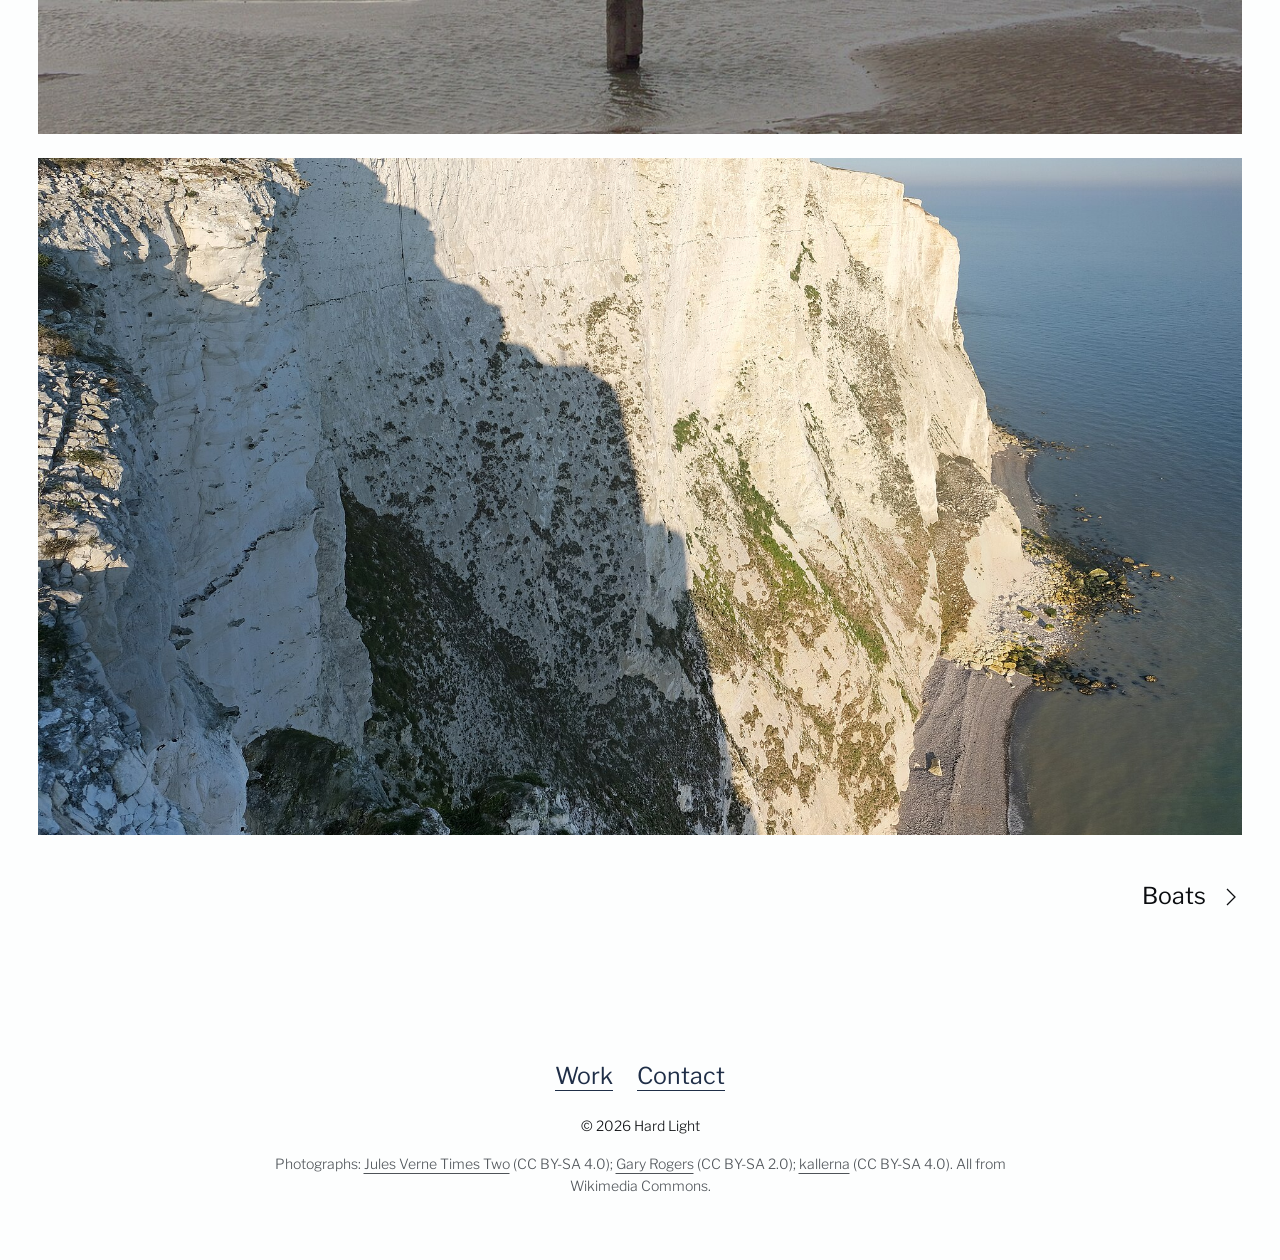
<file: work/coast.html>
<!doctype html>
<html lang="en">
<head>
<meta charset="utf-8">
<meta name="viewport" content="width=device-width, initial-scale=1">
<title>Coast: Hard Light</title>
<meta name="description" content="A sea wall under a white sky, a tide post on wet sand, and a chalk cliff.">
<link rel="preconnect" href="https://fonts.googleapis.com">
<link rel="preconnect" href="https://fonts.gstatic.com" crossorigin>
<link href="https://fonts.googleapis.com/css2?family=Libre+Franklin:wght@300;400&display=swap" rel="stylesheet">
<link rel="stylesheet" href="../styles.css">
<script>
(function () { var d = document.documentElement; d.classList.add('js');
  try { var m = localStorage.getItem('mode'); if (m === 'dark' || m === 'light') d.dataset.mode = m; } catch (e) {} })();
</script>
<script src="../pictures.js" defer></script>
<script src="../site.js" defer></script>
</head>
<body data-root="../">
<a class="skip" href="#main">Skip to content</a>
<header class="header">
  <a class="name" href="../index.html">Hard Light</a>
  <nav class="nav" aria-label="Main">
    <a href="../index.html" aria-current="page">Work</a>
    <a href="../contact.html">Contact</a>
    <button class="nav__button" type="button" data-explore aria-haspopup="dialog">Explore</button>
    <button class="mode" type="button" data-mode-toggle aria-label="Dark mode" aria-pressed="false">
      <svg class="mode__moon" aria-hidden="true" width="20" height="20" viewBox="0 0 24 24" fill="none" stroke="currentColor" stroke-width="1.5" stroke-linecap="round" stroke-linejoin="round"><path d="M12 3a6 6 0 0 0 9 9 9 9 0 1 1-9-9Z"/></svg>
      <svg class="mode__sun" aria-hidden="true" width="20" height="20" viewBox="0 0 24 24" fill="none" stroke="currentColor" stroke-width="1.5" stroke-linecap="round" stroke-linejoin="round"><circle cx="12" cy="12" r="4"/><path d="M12 2v2M12 20v2M4.93 4.93l1.41 1.41M17.66 17.66l1.41 1.41M2 12h2M20 12h2M6.34 17.66l-1.41 1.41M19.07 4.93l-1.41 1.41"/></svg>
    </button>
  </nav>
</header>
<main id="main">
<h1 class="visually-hidden">Coast</h1>
<p class="intro">A sea wall under a white sky, a tide post on wet sand, and a chalk cliff.</p>
<div class="stack">
  <img src="../images/coast-1.jpg" width="1920" height="1080" sizes="100vw" srcset="../images/coast-1-960.jpg 960w, ../images/coast-1.jpg 1920w" alt="A lone person sitting on a stone sea wall using a phone under a white sky" fetchpriority="high">
  <img src="../images/coast-2.jpg" width="1920" height="1080" sizes="100vw" srcset="../images/coast-2-960.jpg 960w, ../images/coast-2.jpg 1920w" alt="A tall tide marker post standing in wet sand flats under a soft grey sky" loading="lazy">
  <img src="../images/coast-3.jpg" width="1920" height="1080" sizes="100vw" srcset="../images/coast-3-960.jpg 960w, ../images/coast-3.jpg 1920w" alt="White chalk cliff face dropping to the sea in low warm light" loading="lazy">
</div>
<p class="next"><a href="boats.html">Boats<svg aria-hidden="true" width="24" height="24" viewBox="0 0 24 24" fill="none" stroke="currentColor" stroke-width="1.25"><path d="m9 4 8 8-8 8"/></svg></a></p>
</main>
<footer class="footer">
  <nav class="footer__links" aria-label="Footer">
    <a href="../index.html">Work</a>
    <a href="../contact.html">Contact</a>
  </nav>
  <p class="footer__legal">© 2026 Hard Light</p>
  <p class="footer__credits" data-credits>Photographs: <a href="https://commons.wikimedia.org/wiki/File:Woman_sitting_near_the_Cais_das_Colunas_and_using_her_smartphone,_Pra%C3%A7a_do_Com%C3%A9rcio,_Lisbon,_Portugal_julesvernex2.jpg">Jules Verne Times Two</a> (CC BY-SA 4.0); <a href="https://commons.wikimedia.org/wiki/File:Tide_marker_at_Formby_Point_-_geograph.org.uk_-_2052952.jpg">Gary Rogers</a> (CC BY-SA 2.0); <a href="https://commons.wikimedia.org/wiki/File:Dover_White_Cliffs_1.jpg">kallerna</a> (CC BY-SA 4.0). All from Wikimedia Commons.</p>
</footer>
<dialog class="viewer" data-viewer aria-label="A random picture">
  <figure class="viewer__figure">
    <figcaption aria-live="polite"><span data-viewer-caption></span> <small data-viewer-credit></small></figcaption>
  </figure>
  <div class="viewer__controls">
    <button class="btn btn--ink" type="button" data-viewer-next autofocus>Another picture</button>
    <a class="btn" data-viewer-subject href="../index.html">See the subject</a>
    <button class="btn" type="button" data-viewer-close>Close</button>
  </div>
</dialog>
</body>
</html>
</file>
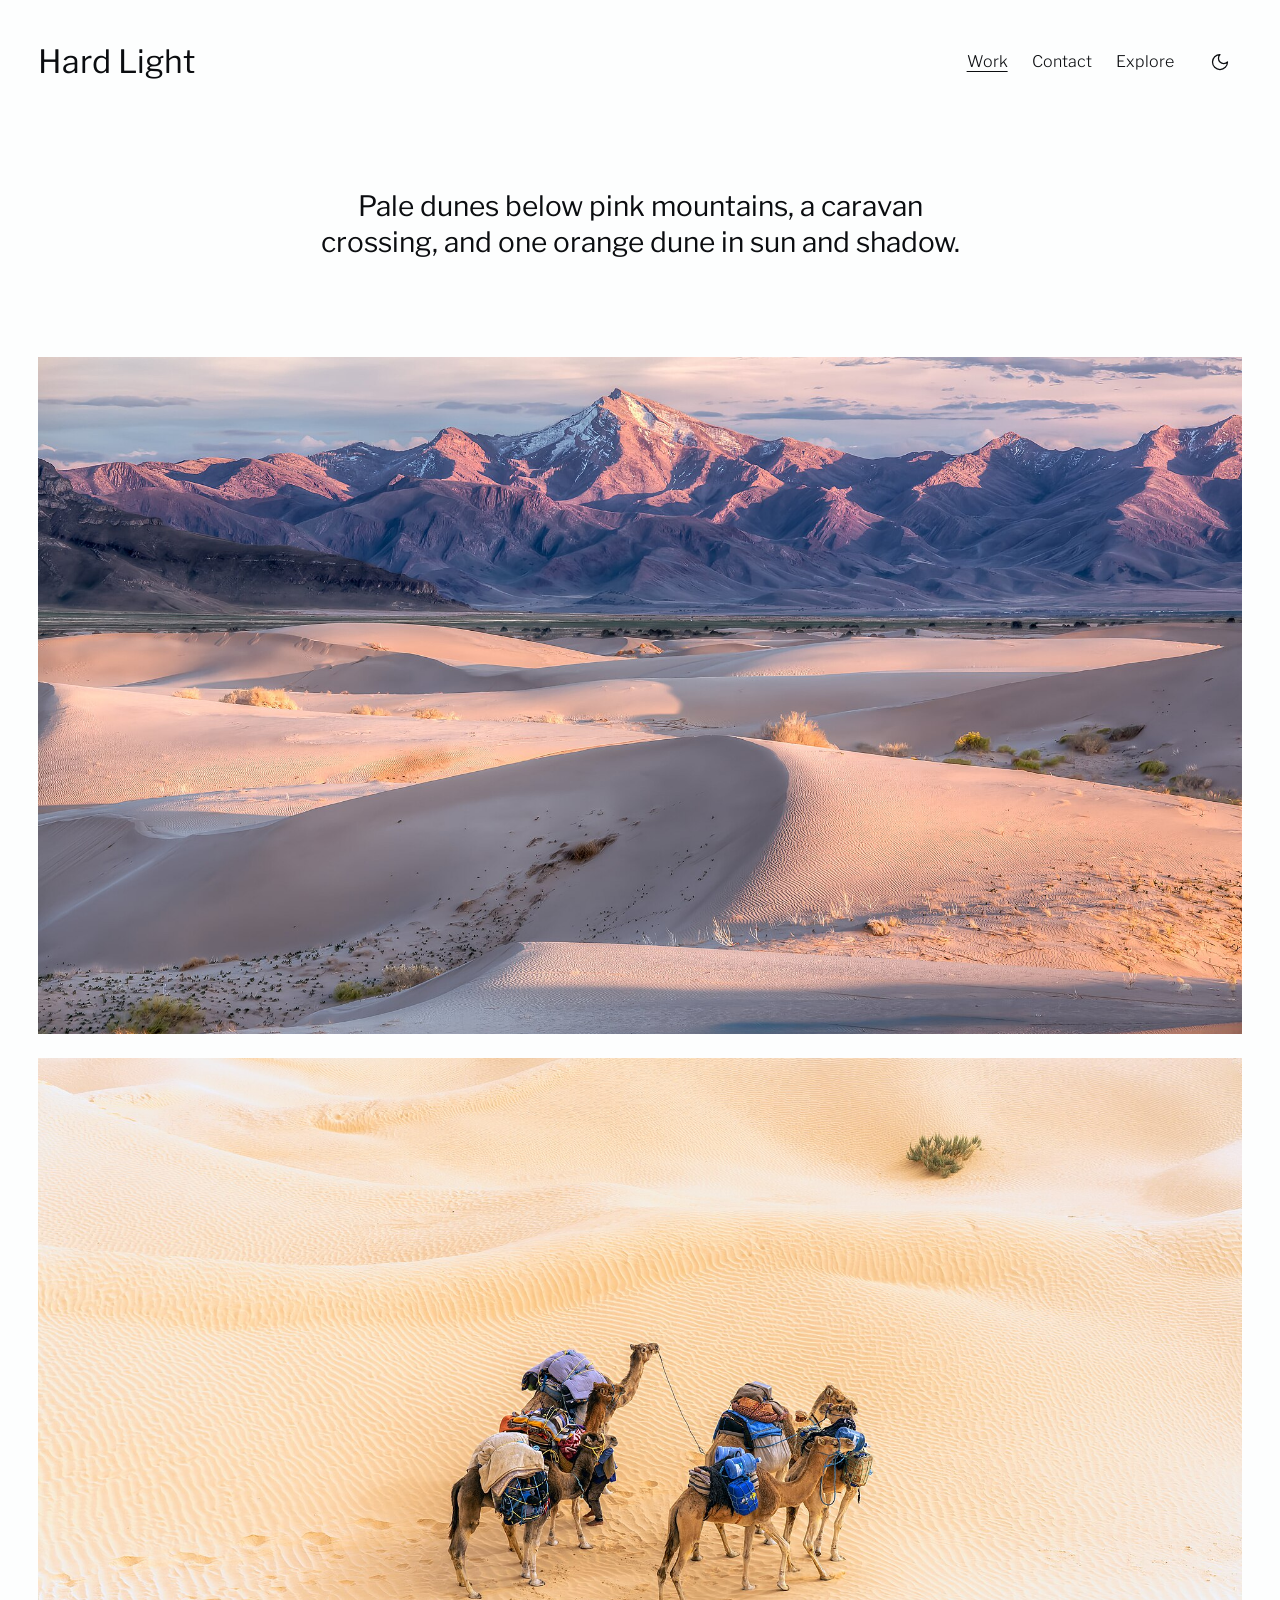
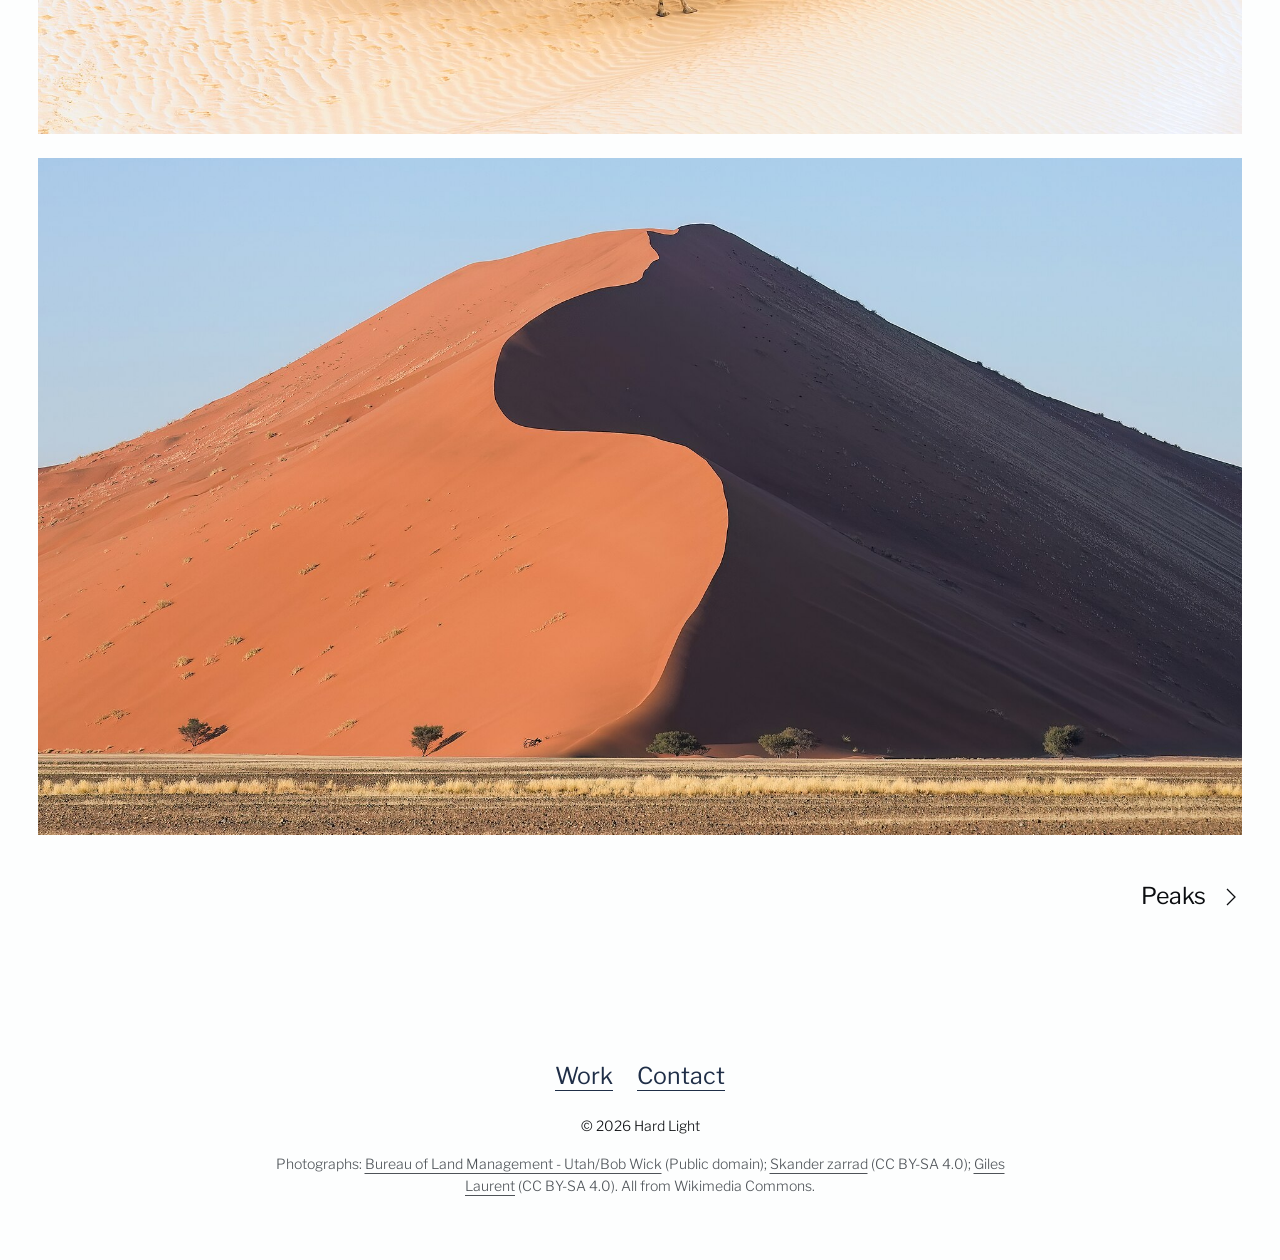
<file: work/dunes.html>
<!doctype html>
<html lang="en">
<head>
<meta charset="utf-8">
<meta name="viewport" content="width=device-width, initial-scale=1">
<title>Dunes: Hard Light</title>
<meta name="description" content="Pale dunes below pink mountains, a caravan crossing, and one orange dune in sun and shadow.">
<link rel="preconnect" href="https://fonts.googleapis.com">
<link rel="preconnect" href="https://fonts.gstatic.com" crossorigin>
<link href="https://fonts.googleapis.com/css2?family=Libre+Franklin:wght@300;400&display=swap" rel="stylesheet">
<link rel="stylesheet" href="../styles.css">
<script>
(function () { var d = document.documentElement; d.classList.add('js');
  try { var m = localStorage.getItem('mode'); if (m === 'dark' || m === 'light') d.dataset.mode = m; } catch (e) {} })();
</script>
<script src="../pictures.js" defer></script>
<script src="../site.js" defer></script>
</head>
<body data-root="../">
<a class="skip" href="#main">Skip to content</a>
<header class="header">
  <a class="name" href="../index.html">Hard Light</a>
  <nav class="nav" aria-label="Main">
    <a href="../index.html" aria-current="page">Work</a>
    <a href="../contact.html">Contact</a>
    <button class="nav__button" type="button" data-explore aria-haspopup="dialog">Explore</button>
    <button class="mode" type="button" data-mode-toggle aria-label="Dark mode" aria-pressed="false">
      <svg class="mode__moon" aria-hidden="true" width="20" height="20" viewBox="0 0 24 24" fill="none" stroke="currentColor" stroke-width="1.5" stroke-linecap="round" stroke-linejoin="round"><path d="M12 3a6 6 0 0 0 9 9 9 9 0 1 1-9-9Z"/></svg>
      <svg class="mode__sun" aria-hidden="true" width="20" height="20" viewBox="0 0 24 24" fill="none" stroke="currentColor" stroke-width="1.5" stroke-linecap="round" stroke-linejoin="round"><circle cx="12" cy="12" r="4"/><path d="M12 2v2M12 20v2M4.93 4.93l1.41 1.41M17.66 17.66l1.41 1.41M2 12h2M20 12h2M6.34 17.66l-1.41 1.41M19.07 4.93l-1.41 1.41"/></svg>
    </button>
  </nav>
</header>
<main id="main">
<h1 class="visually-hidden">Dunes</h1>
<p class="intro">Pale dunes below pink mountains, a caravan crossing, and one orange dune in sun and shadow.</p>
<div class="stack">
  <img src="../images/dunes-1.jpg" width="1920" height="1080" sizes="100vw" srcset="../images/dunes-1-960.jpg 960w, ../images/dunes-1.jpg 1920w" alt="Pale sand dunes below pink lit desert mountains at dusk" fetchpriority="high">
  <img src="../images/dunes-2.jpg" width="1920" height="1080" sizes="100vw" srcset="../images/dunes-2-960.jpg 960w, ../images/dunes-2.jpg 1920w" alt="Small camel caravan with riders crossing pale rippled sand" loading="lazy">
  <img src="../images/dunes-3.jpg" width="1920" height="1080" sizes="100vw" srcset="../images/dunes-3-960.jpg 960w, ../images/dunes-3.jpg 1920w" alt="Tall orange dune split into sun and shadow against a blue sky" loading="lazy">
</div>
<p class="next"><a href="peaks.html">Peaks<svg aria-hidden="true" width="24" height="24" viewBox="0 0 24 24" fill="none" stroke="currentColor" stroke-width="1.25"><path d="m9 4 8 8-8 8"/></svg></a></p>
</main>
<footer class="footer">
  <nav class="footer__links" aria-label="Footer">
    <a href="../index.html">Work</a>
    <a href="../contact.html">Contact</a>
  </nav>
  <p class="footer__legal">© 2026 Hard Light</p>
  <p class="footer__credits" data-credits>Photographs: <a href="https://commons.wikimedia.org/wiki/File:Utah_Dunes_Landscape_-_West_Desert_District.jpg">Bureau of Land Management - Utah/Bob Wick</a> (Public domain); <a href="https://commons.wikimedia.org/wiki/File:Un_groupe_de_dromadaire_dans_le_desert_tunisien.jpg">Skander zarrad</a> (CC BY-SA 4.0); <a href="https://commons.wikimedia.org/wiki/File:006_Dune_45_in_Sossusvlei_at_sunrise_Photo_by_Giles_Laurent.jpg">Giles Laurent</a> (CC BY-SA 4.0). All from Wikimedia Commons.</p>
</footer>
<dialog class="viewer" data-viewer aria-label="A random picture">
  <figure class="viewer__figure">
    <figcaption aria-live="polite"><span data-viewer-caption></span> <small data-viewer-credit></small></figcaption>
  </figure>
  <div class="viewer__controls">
    <button class="btn btn--ink" type="button" data-viewer-next autofocus>Another picture</button>
    <a class="btn" data-viewer-subject href="../index.html">See the subject</a>
    <button class="btn" type="button" data-viewer-close>Close</button>
  </div>
</dialog>
</body>
</html>
</file>
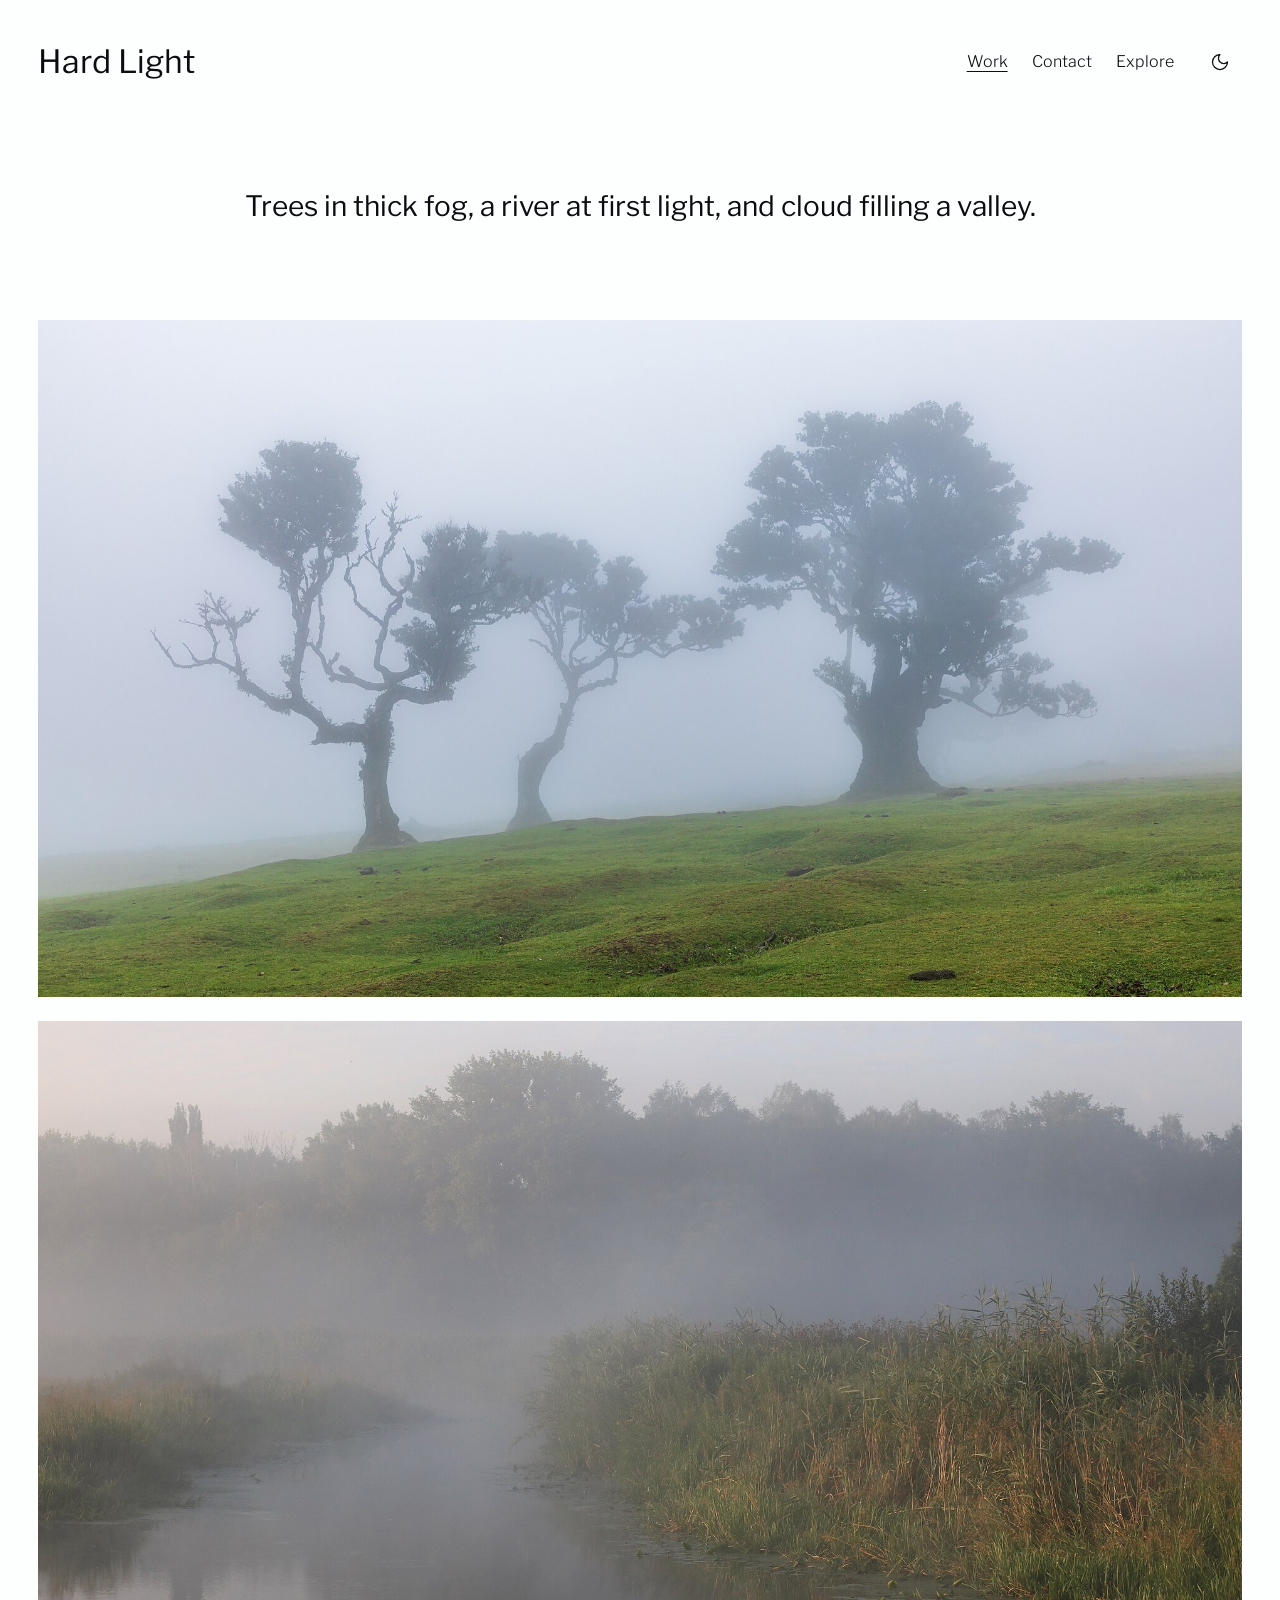
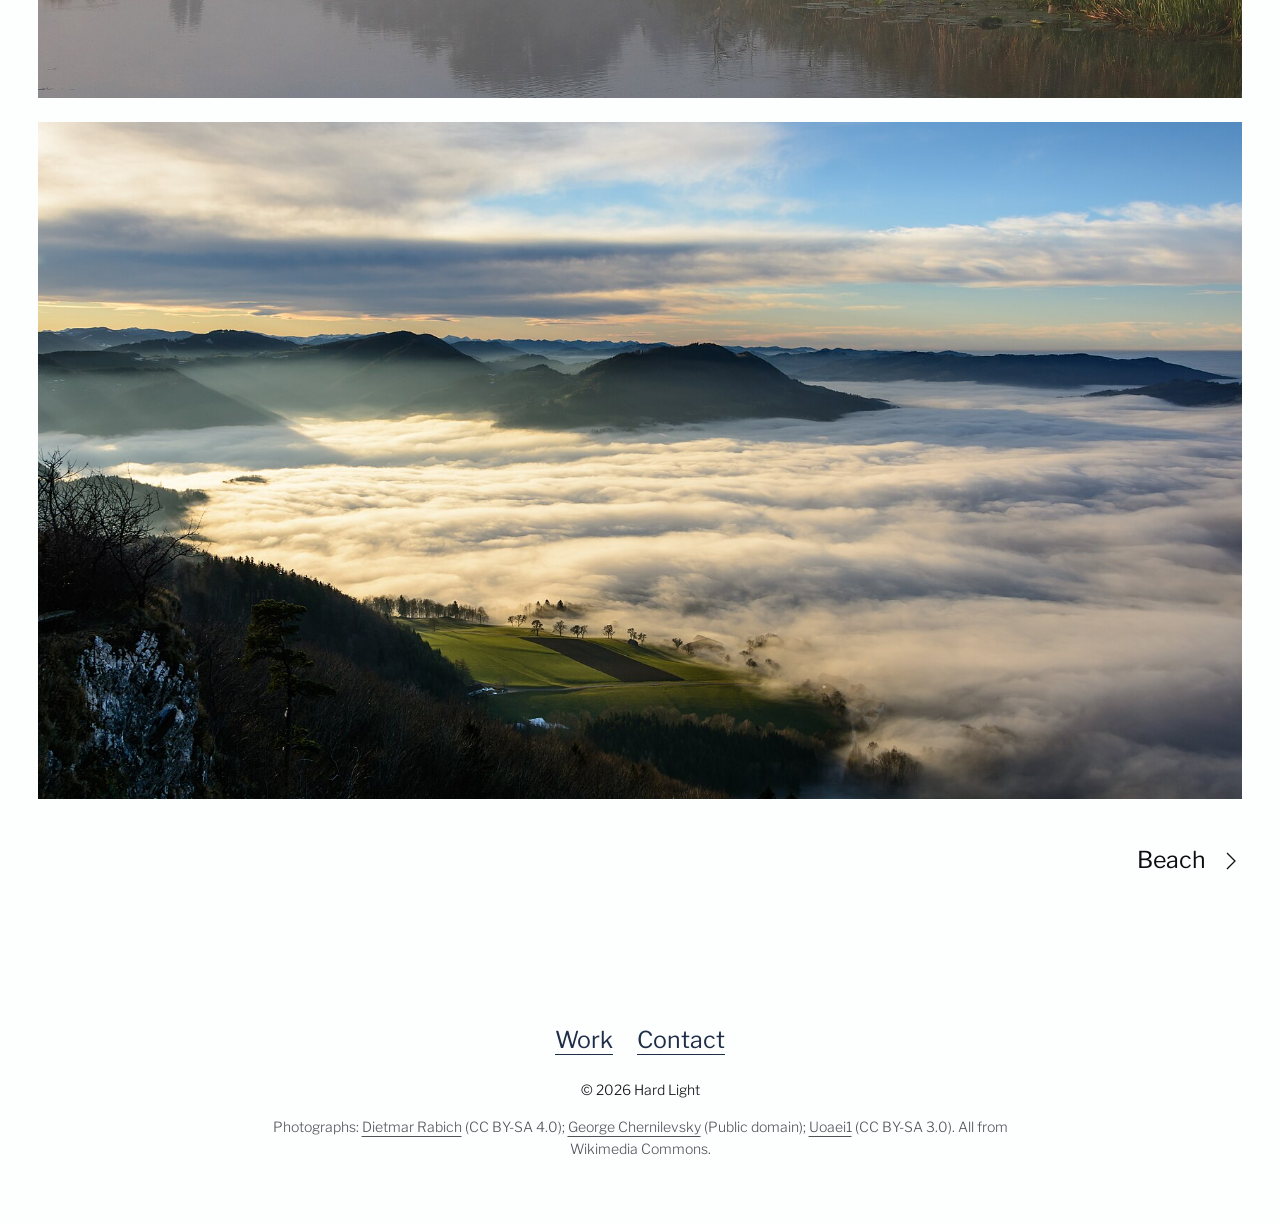
<file: work/fog.html>
<!doctype html>
<html lang="en">
<head>
<meta charset="utf-8">
<meta name="viewport" content="width=device-width, initial-scale=1">
<title>Fog: Hard Light</title>
<meta name="description" content="Trees in thick fog, a river at first light, and cloud filling a valley.">
<link rel="preconnect" href="https://fonts.googleapis.com">
<link rel="preconnect" href="https://fonts.gstatic.com" crossorigin>
<link href="https://fonts.googleapis.com/css2?family=Libre+Franklin:wght@300;400&display=swap" rel="stylesheet">
<link rel="stylesheet" href="../styles.css">
<script>
(function () { var d = document.documentElement; d.classList.add('js');
  try { var m = localStorage.getItem('mode'); if (m === 'dark' || m === 'light') d.dataset.mode = m; } catch (e) {} })();
</script>
<script src="../pictures.js" defer></script>
<script src="../site.js" defer></script>
</head>
<body data-root="../">
<a class="skip" href="#main">Skip to content</a>
<header class="header">
  <a class="name" href="../index.html">Hard Light</a>
  <nav class="nav" aria-label="Main">
    <a href="../index.html" aria-current="page">Work</a>
    <a href="../contact.html">Contact</a>
    <button class="nav__button" type="button" data-explore aria-haspopup="dialog">Explore</button>
    <button class="mode" type="button" data-mode-toggle aria-label="Dark mode" aria-pressed="false">
      <svg class="mode__moon" aria-hidden="true" width="20" height="20" viewBox="0 0 24 24" fill="none" stroke="currentColor" stroke-width="1.5" stroke-linecap="round" stroke-linejoin="round"><path d="M12 3a6 6 0 0 0 9 9 9 9 0 1 1-9-9Z"/></svg>
      <svg class="mode__sun" aria-hidden="true" width="20" height="20" viewBox="0 0 24 24" fill="none" stroke="currentColor" stroke-width="1.5" stroke-linecap="round" stroke-linejoin="round"><circle cx="12" cy="12" r="4"/><path d="M12 2v2M12 20v2M4.93 4.93l1.41 1.41M17.66 17.66l1.41 1.41M2 12h2M20 12h2M6.34 17.66l-1.41 1.41M19.07 4.93l-1.41 1.41"/></svg>
    </button>
  </nav>
</header>
<main id="main">
<h1 class="visually-hidden">Fog</h1>
<p class="intro">Trees in thick fog, a river at first light, and cloud filling a valley.</p>
<div class="stack">
  <img src="../images/fog-1.jpg" width="1920" height="1080" sizes="100vw" srcset="../images/fog-1-960.jpg 960w, ../images/fog-1.jpg 1920w" alt="Three twisted trees on a grassy slope in thick white fog" fetchpriority="high">
  <img src="../images/fog-2.jpg" width="1920" height="1080" sizes="100vw" srcset="../images/fog-2-960.jpg 960w, ../images/fog-2.jpg 1920w" alt="River in morning fog with reeds and soft trees along the bank" loading="lazy">
  <img src="../images/fog-3.jpg" width="1920" height="1080" sizes="100vw" srcset="../images/fog-3-960.jpg 960w, ../images/fog-3.jpg 1920w" alt="Morning fog flowing through a valley below a lookout and hills" loading="lazy">
</div>
<p class="next"><a href="beach.html">Beach<svg aria-hidden="true" width="24" height="24" viewBox="0 0 24 24" fill="none" stroke="currentColor" stroke-width="1.25"><path d="m9 4 8 8-8 8"/></svg></a></p>
</main>
<footer class="footer">
  <nav class="footer__links" aria-label="Footer">
    <a href="../index.html">Work</a>
    <a href="../contact.html">Contact</a>
  </nav>
  <p class="footer__legal">© 2026 Hard Light</p>
  <p class="footer__credits" data-credits>Photographs: <a href="https://commons.wikimedia.org/wiki/File:Fanal_(Madeira,_Portugal),_Lorbeerwald_--_2025_--_1532.jpg">Dietmar Rabich</a> (CC BY-SA 4.0); <a href="https://commons.wikimedia.org/wiki/File:Desna_river_Vinn_meadow_2016_G9.jpg">George Chernilevsky</a> (Public domain); <a href="https://commons.wikimedia.org/wiki/File:Blassenstein_Erlauftal_mit_Nebel_02_Panorama.JPG">Uoaei1</a> (CC BY-SA 3.0). All from Wikimedia Commons.</p>
</footer>
<dialog class="viewer" data-viewer aria-label="A random picture">
  <figure class="viewer__figure">
    <figcaption aria-live="polite"><span data-viewer-caption></span> <small data-viewer-credit></small></figcaption>
  </figure>
  <div class="viewer__controls">
    <button class="btn btn--ink" type="button" data-viewer-next autofocus>Another picture</button>
    <a class="btn" data-viewer-subject href="../index.html">See the subject</a>
    <button class="btn" type="button" data-viewer-close>Close</button>
  </div>
</dialog>
</body>
</html>
</file>
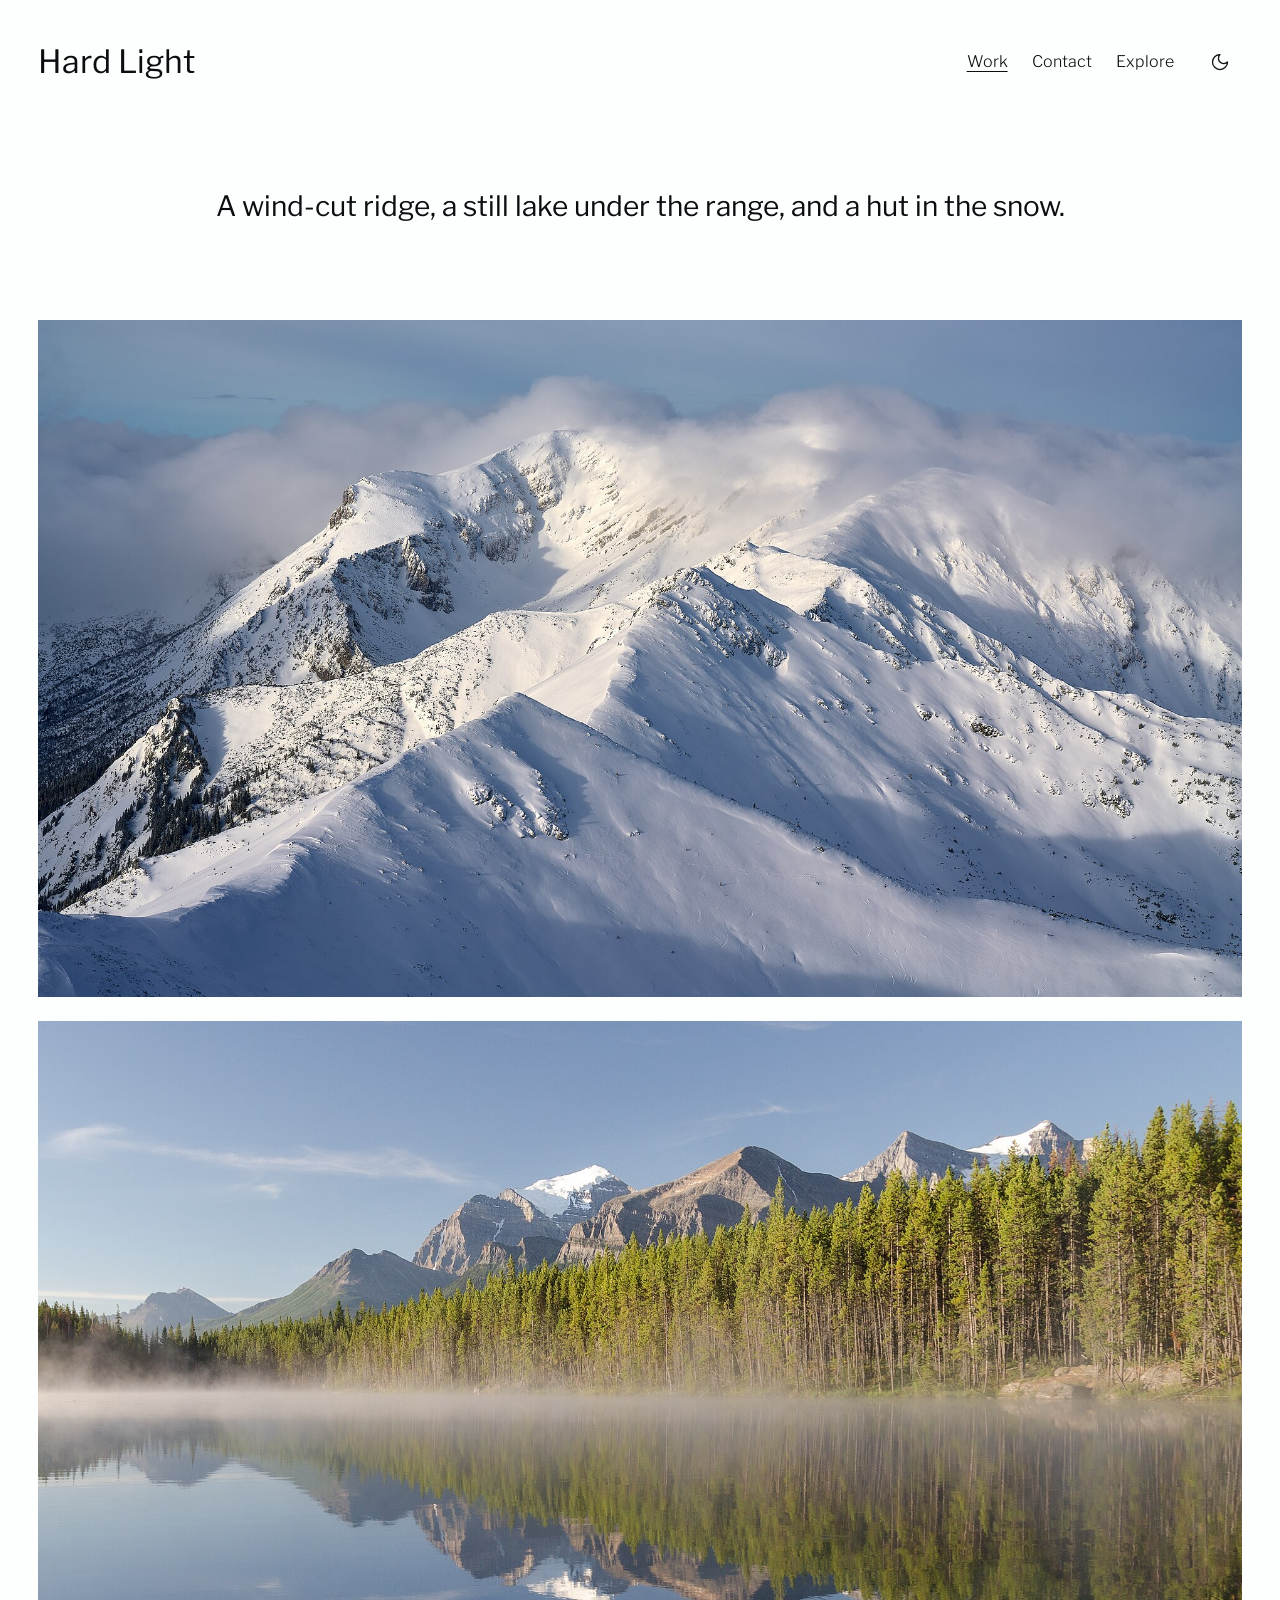
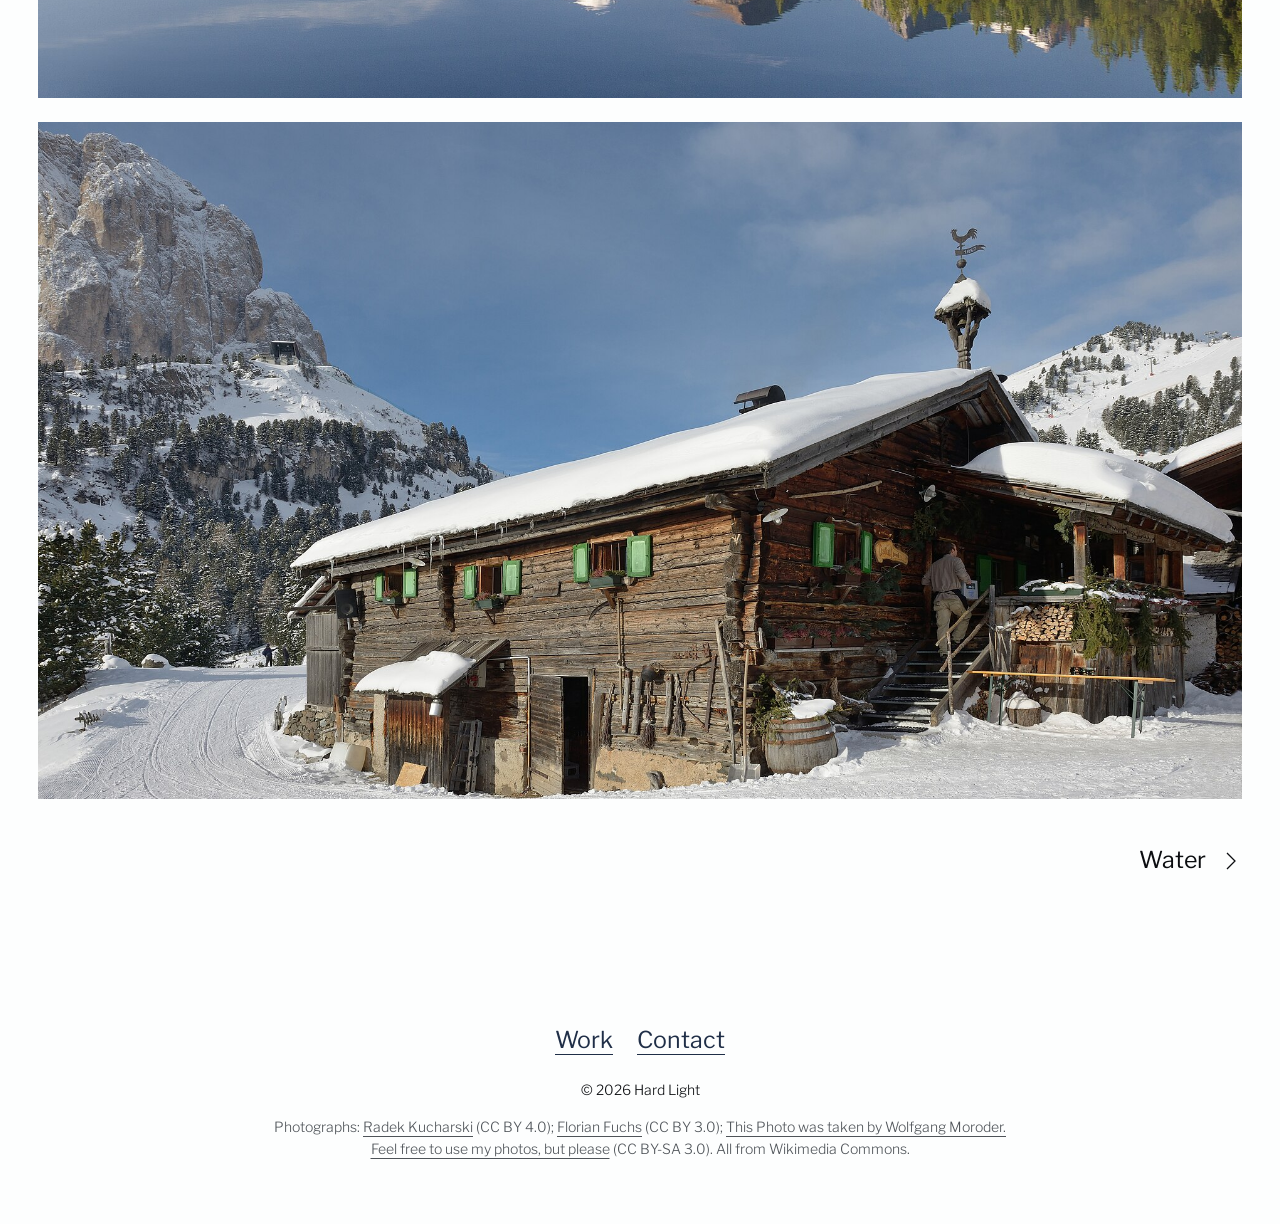
<file: work/peaks.html>
<!doctype html>
<html lang="en">
<head>
<meta charset="utf-8">
<meta name="viewport" content="width=device-width, initial-scale=1">
<title>Peaks: Hard Light</title>
<meta name="description" content="A wind-cut ridge, a still lake under the range, and a hut in the snow.">
<link rel="preconnect" href="https://fonts.googleapis.com">
<link rel="preconnect" href="https://fonts.gstatic.com" crossorigin>
<link href="https://fonts.googleapis.com/css2?family=Libre+Franklin:wght@300;400&display=swap" rel="stylesheet">
<link rel="stylesheet" href="../styles.css">
<script>
(function () { var d = document.documentElement; d.classList.add('js');
  try { var m = localStorage.getItem('mode'); if (m === 'dark' || m === 'light') d.dataset.mode = m; } catch (e) {} })();
</script>
<script src="../pictures.js" defer></script>
<script src="../site.js" defer></script>
</head>
<body data-root="../">
<a class="skip" href="#main">Skip to content</a>
<header class="header">
  <a class="name" href="../index.html">Hard Light</a>
  <nav class="nav" aria-label="Main">
    <a href="../index.html" aria-current="page">Work</a>
    <a href="../contact.html">Contact</a>
    <button class="nav__button" type="button" data-explore aria-haspopup="dialog">Explore</button>
    <button class="mode" type="button" data-mode-toggle aria-label="Dark mode" aria-pressed="false">
      <svg class="mode__moon" aria-hidden="true" width="20" height="20" viewBox="0 0 24 24" fill="none" stroke="currentColor" stroke-width="1.5" stroke-linecap="round" stroke-linejoin="round"><path d="M12 3a6 6 0 0 0 9 9 9 9 0 1 1-9-9Z"/></svg>
      <svg class="mode__sun" aria-hidden="true" width="20" height="20" viewBox="0 0 24 24" fill="none" stroke="currentColor" stroke-width="1.5" stroke-linecap="round" stroke-linejoin="round"><circle cx="12" cy="12" r="4"/><path d="M12 2v2M12 20v2M4.93 4.93l1.41 1.41M17.66 17.66l1.41 1.41M2 12h2M20 12h2M6.34 17.66l-1.41 1.41M19.07 4.93l-1.41 1.41"/></svg>
    </button>
  </nav>
</header>
<main id="main">
<h1 class="visually-hidden">Peaks</h1>
<p class="intro">A wind-cut ridge, a still lake under the range, and a hut in the snow.</p>
<div class="stack">
  <img src="../images/peaks-1.jpg" width="1920" height="1080" sizes="100vw" srcset="../images/peaks-1-960.jpg 960w, ../images/peaks-1.jpg 1920w" alt="Wind sculpted snowy mountain ridge in soft cloud light" fetchpriority="high">
  <img src="../images/peaks-2.jpg" width="1920" height="1080" sizes="100vw" srcset="../images/peaks-2-960.jpg 960w, ../images/peaks-2.jpg 1920w" alt="Morning mist on a still lake reflecting pines and snowy peaks" loading="lazy">
  <img src="../images/peaks-3.jpg" width="1920" height="1080" sizes="100vw" srcset="../images/peaks-3-960.jpg 960w, ../images/peaks-3.jpg 1920w" alt="Wooden mountain hut with green shutters in snow below a limestone cliff" loading="lazy">
</div>
<p class="next"><a href="water.html">Water<svg aria-hidden="true" width="24" height="24" viewBox="0 0 24 24" fill="none" stroke="currentColor" stroke-width="1.25"><path d="m9 4 8 8-8 8"/></svg></a></p>
</main>
<footer class="footer">
  <nav class="footer__links" aria-label="Footer">
    <a href="../index.html">Work</a>
    <a href="../contact.html">Contact</a>
  </nav>
  <p class="footer__legal">© 2026 Hard Light</p>
  <p class="footer__credits" data-credits>Photographs: <a href="https://commons.wikimedia.org/wiki/File:Winter_in_Tatry_Mountains_-_Poland.jpg">Radek Kucharski</a> (CC BY 4.0); <a href="https://commons.wikimedia.org/wiki/File:Herbert_Lake_beim_Icefields_Parkway.jpg">Florian Fuchs</a> (CC BY 3.0); <a href="https://commons.wikimedia.org/wiki/File:Mountain_hut_Ciadinat_S%C3%ABlva.jpg">This Photo was taken by Wolfgang Moroder. Feel free to use my photos, but please</a> (CC BY-SA 3.0). All from Wikimedia Commons.</p>
</footer>
<dialog class="viewer" data-viewer aria-label="A random picture">
  <figure class="viewer__figure">
    <figcaption aria-live="polite"><span data-viewer-caption></span> <small data-viewer-credit></small></figcaption>
  </figure>
  <div class="viewer__controls">
    <button class="btn btn--ink" type="button" data-viewer-next autofocus>Another picture</button>
    <a class="btn" data-viewer-subject href="../index.html">See the subject</a>
    <button class="btn" type="button" data-viewer-close>Close</button>
  </div>
</dialog>
</body>
</html>
</file>
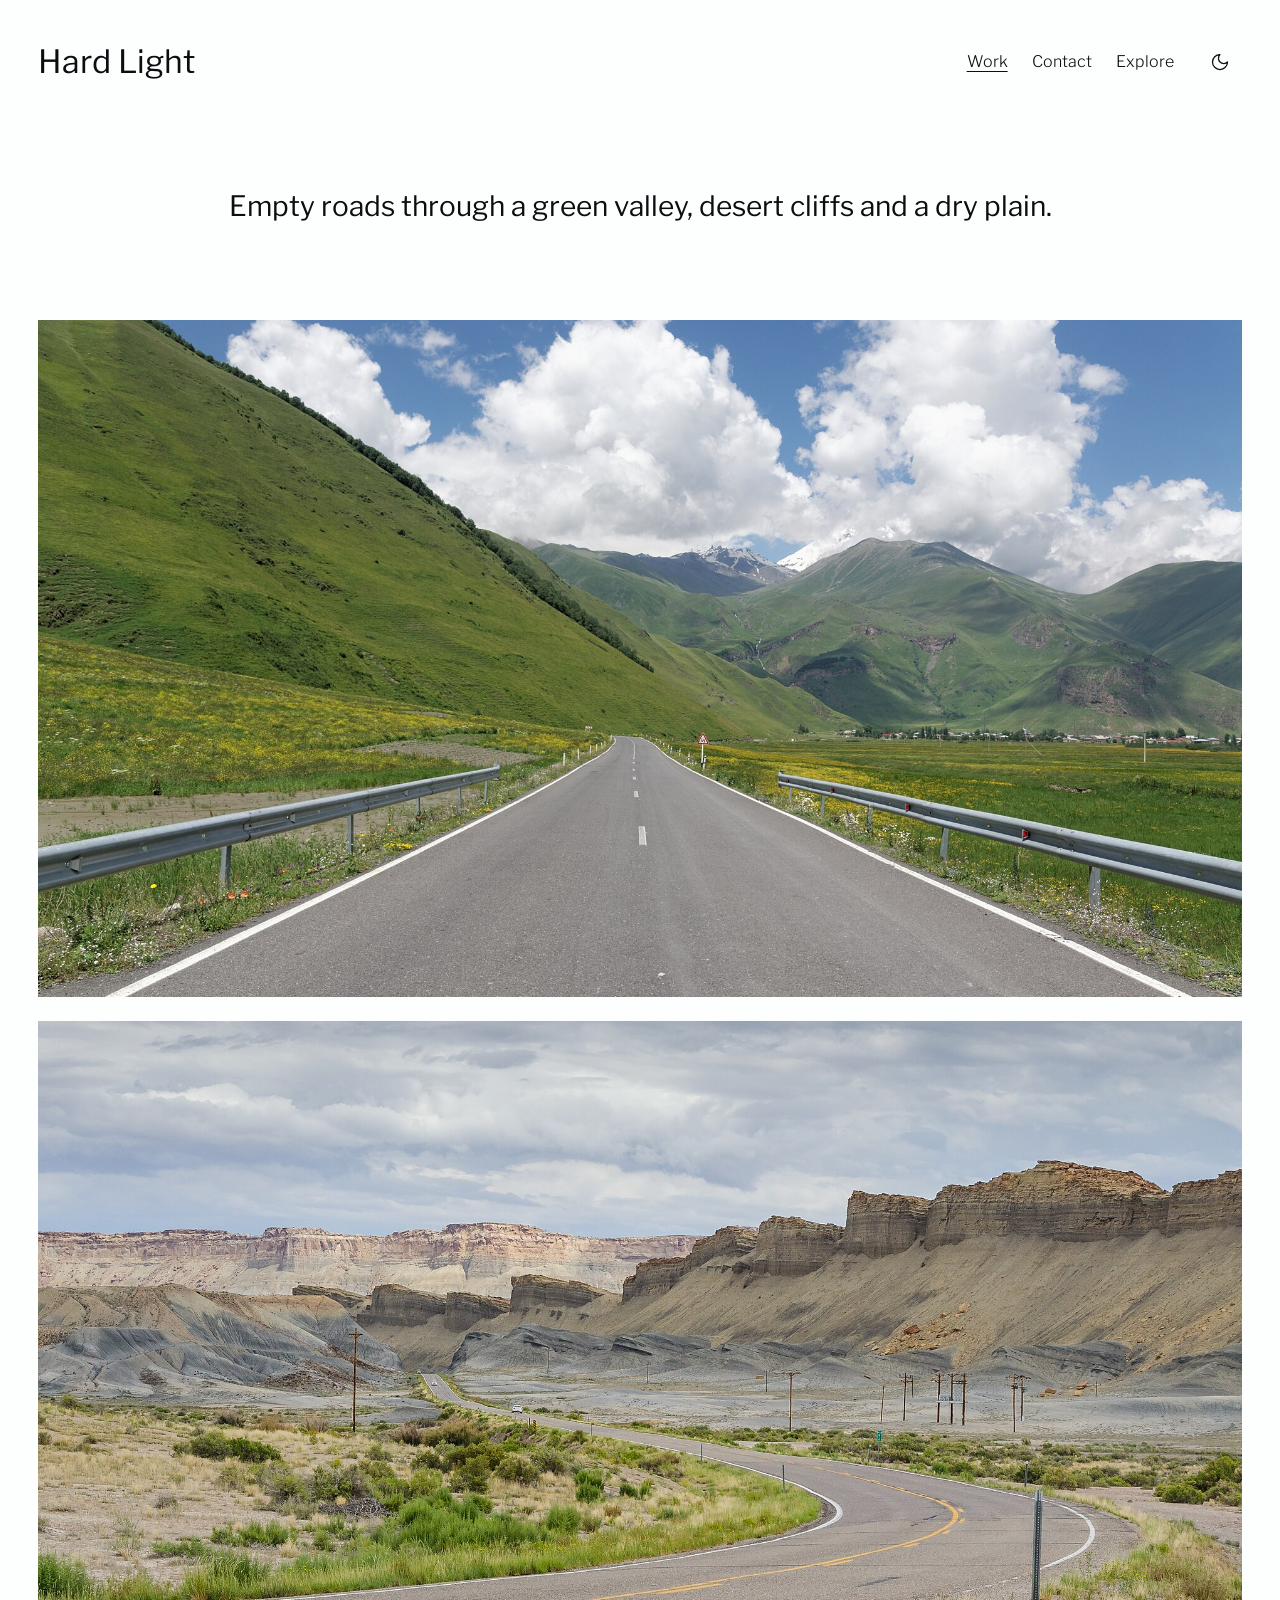
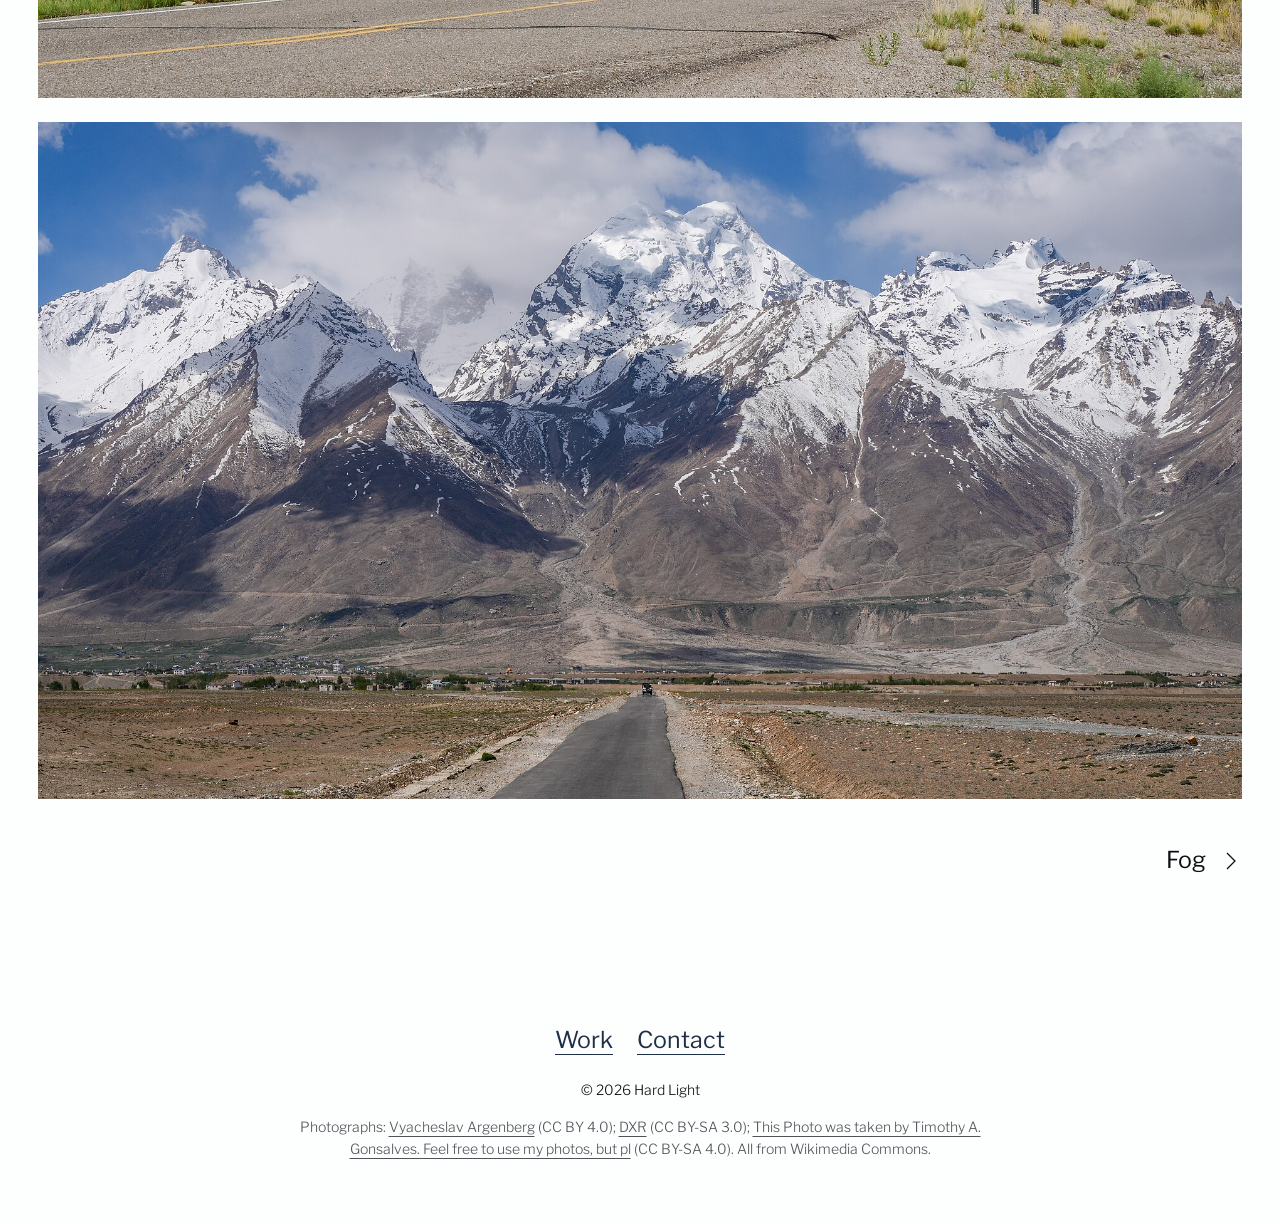
<file: work/roads.html>
<!doctype html>
<html lang="en">
<head>
<meta charset="utf-8">
<meta name="viewport" content="width=device-width, initial-scale=1">
<title>Roads: Hard Light</title>
<meta name="description" content="Empty roads through a green valley, desert cliffs and a dry plain.">
<link rel="preconnect" href="https://fonts.googleapis.com">
<link rel="preconnect" href="https://fonts.gstatic.com" crossorigin>
<link href="https://fonts.googleapis.com/css2?family=Libre+Franklin:wght@300;400&display=swap" rel="stylesheet">
<link rel="stylesheet" href="../styles.css">
<script>
(function () { var d = document.documentElement; d.classList.add('js');
  try { var m = localStorage.getItem('mode'); if (m === 'dark' || m === 'light') d.dataset.mode = m; } catch (e) {} })();
</script>
<script src="../pictures.js" defer></script>
<script src="../site.js" defer></script>
</head>
<body data-root="../">
<a class="skip" href="#main">Skip to content</a>
<header class="header">
  <a class="name" href="../index.html">Hard Light</a>
  <nav class="nav" aria-label="Main">
    <a href="../index.html" aria-current="page">Work</a>
    <a href="../contact.html">Contact</a>
    <button class="nav__button" type="button" data-explore aria-haspopup="dialog">Explore</button>
    <button class="mode" type="button" data-mode-toggle aria-label="Dark mode" aria-pressed="false">
      <svg class="mode__moon" aria-hidden="true" width="20" height="20" viewBox="0 0 24 24" fill="none" stroke="currentColor" stroke-width="1.5" stroke-linecap="round" stroke-linejoin="round"><path d="M12 3a6 6 0 0 0 9 9 9 9 0 1 1-9-9Z"/></svg>
      <svg class="mode__sun" aria-hidden="true" width="20" height="20" viewBox="0 0 24 24" fill="none" stroke="currentColor" stroke-width="1.5" stroke-linecap="round" stroke-linejoin="round"><circle cx="12" cy="12" r="4"/><path d="M12 2v2M12 20v2M4.93 4.93l1.41 1.41M17.66 17.66l1.41 1.41M2 12h2M20 12h2M6.34 17.66l-1.41 1.41M19.07 4.93l-1.41 1.41"/></svg>
    </button>
  </nav>
</header>
<main id="main">
<h1 class="visually-hidden">Roads</h1>
<p class="intro">Empty roads through a green valley, desert cliffs and a dry plain.</p>
<div class="stack">
  <img src="../images/roads-1.jpg" width="1920" height="1080" sizes="100vw" srcset="../images/roads-1-960.jpg 960w, ../images/roads-1.jpg 1920w" alt="An empty road running straight into a steep green valley under big clouds" fetchpriority="high">
  <img src="../images/roads-2.jpg" width="1920" height="1080" sizes="100vw" srcset="../images/roads-2-960.jpg 960w, ../images/roads-2.jpg 1920w" alt="Empty highway curving through desert cliffs and scrub" loading="lazy">
  <img src="../images/roads-3.jpg" width="1920" height="1080" sizes="100vw" srcset="../images/roads-3-960.jpg 960w, ../images/roads-3.jpg 1920w" alt="A narrow road heading across a dry plain toward snow capped mountains" loading="lazy">
</div>
<p class="next"><a href="fog.html">Fog<svg aria-hidden="true" width="24" height="24" viewBox="0 0 24 24" fill="none" stroke="currentColor" stroke-width="1.25"><path d="m9 4 8 8-8 8"/></svg></a></p>
</main>
<footer class="footer">
  <nav class="footer__links" aria-label="Footer">
    <a href="../index.html">Work</a>
    <a href="../contact.html">Contact</a>
  </nav>
  <p class="footer__legal">© 2026 Hard Light</p>
  <p class="footer__credits" data-credits>Photographs: <a href="https://commons.wikimedia.org/wiki/File:Snostskali_Valley,_Mountain_road,_Khevi,_Georgia.jpg">Vyacheslav Argenberg</a> (CC BY 4.0); <a href="https://commons.wikimedia.org/wiki/File:Utah_State_Route_24,_Near_Mile_92_view_in_Direction_North-West_110814_2.jpg">DXR</a> (CC BY-SA 3.0); <a href="https://commons.wikimedia.org/wiki/File:Road_Padum_Zanskar_Range_Jun24_A7CR_00818.jpg">This Photo was taken by Timothy A. Gonsalves. Feel free to use my photos, but pl</a> (CC BY-SA 4.0). All from Wikimedia Commons.</p>
</footer>
<dialog class="viewer" data-viewer aria-label="A random picture">
  <figure class="viewer__figure">
    <figcaption aria-live="polite"><span data-viewer-caption></span> <small data-viewer-credit></small></figcaption>
  </figure>
  <div class="viewer__controls">
    <button class="btn btn--ink" type="button" data-viewer-next autofocus>Another picture</button>
    <a class="btn" data-viewer-subject href="../index.html">See the subject</a>
    <button class="btn" type="button" data-viewer-close>Close</button>
  </div>
</dialog>
</body>
</html>
</file>
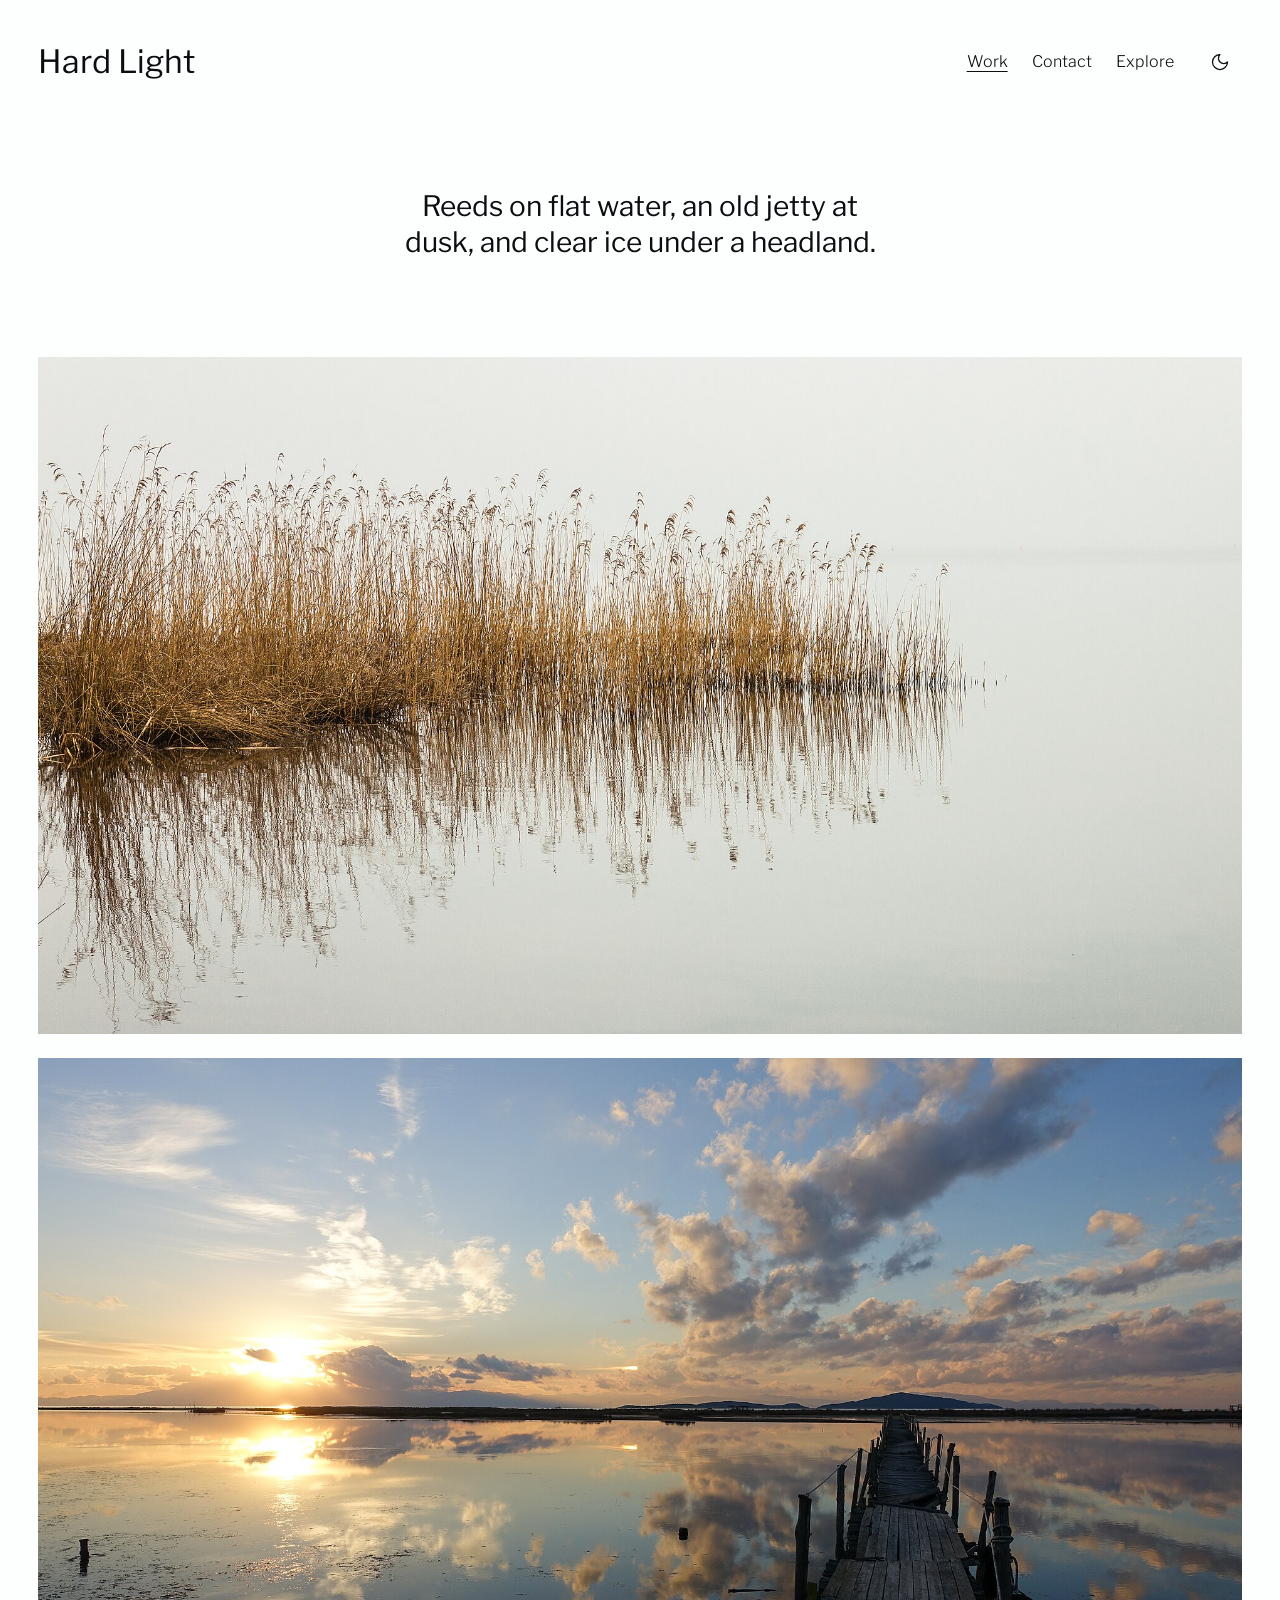
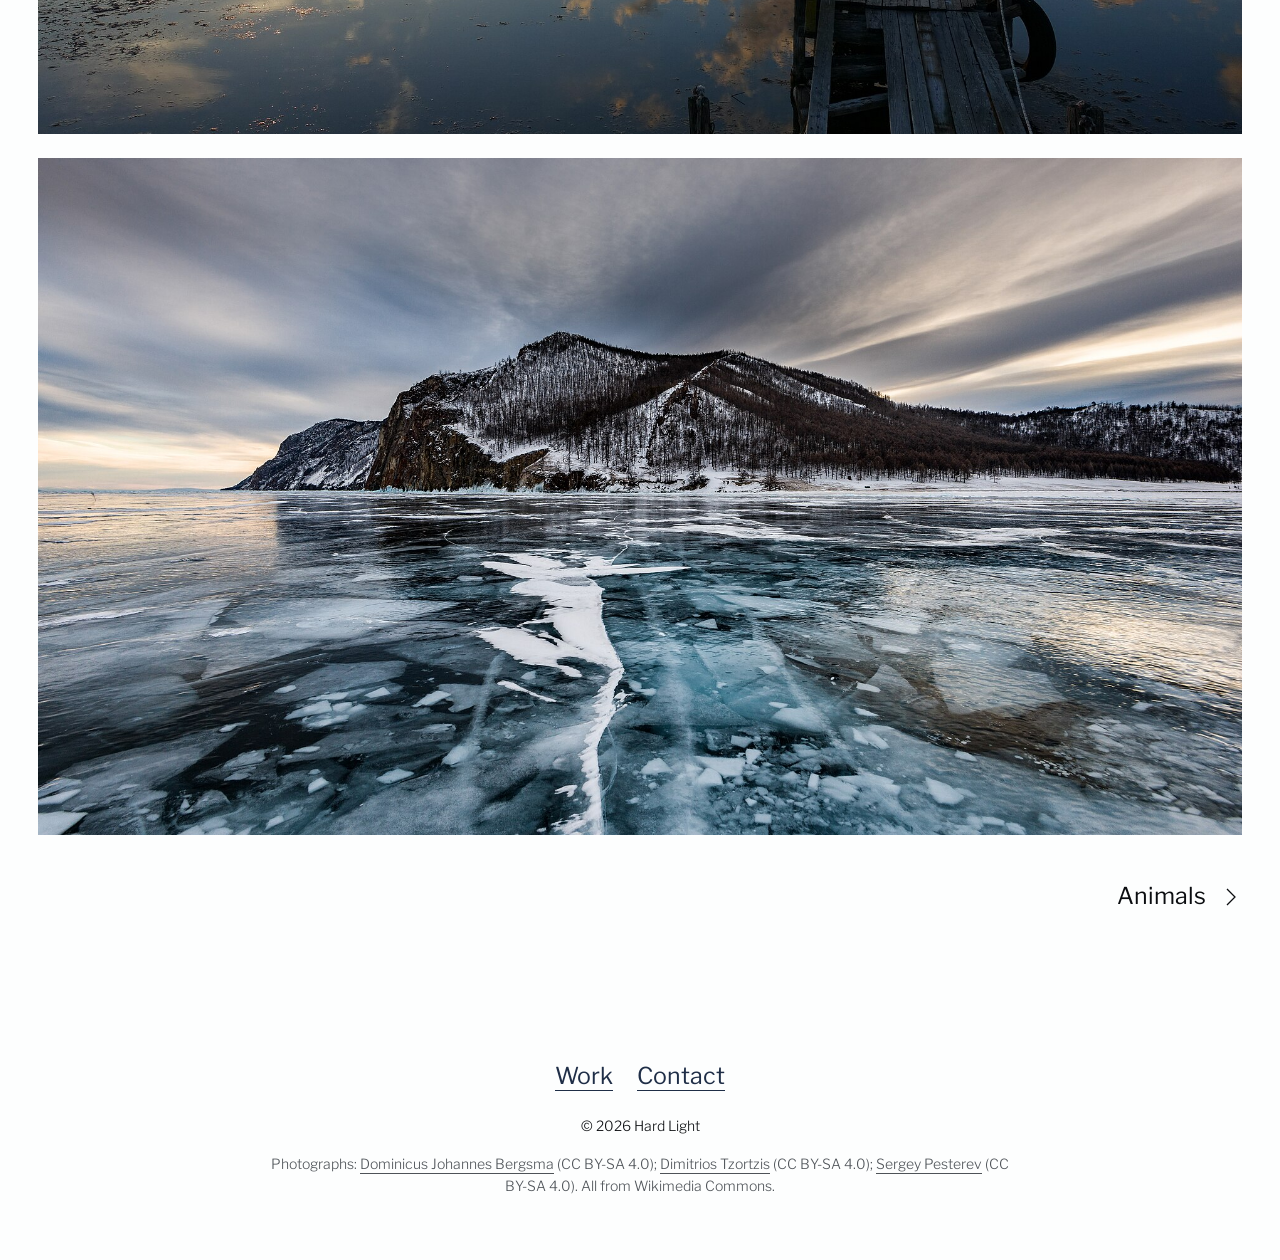
<file: work/water.html>
<!doctype html>
<html lang="en">
<head>
<meta charset="utf-8">
<meta name="viewport" content="width=device-width, initial-scale=1">
<title>Water: Hard Light</title>
<meta name="description" content="Reeds on flat water, an old jetty at dusk, and clear ice under a headland.">
<link rel="preconnect" href="https://fonts.googleapis.com">
<link rel="preconnect" href="https://fonts.gstatic.com" crossorigin>
<link href="https://fonts.googleapis.com/css2?family=Libre+Franklin:wght@300;400&display=swap" rel="stylesheet">
<link rel="stylesheet" href="../styles.css">
<script>
(function () { var d = document.documentElement; d.classList.add('js');
  try { var m = localStorage.getItem('mode'); if (m === 'dark' || m === 'light') d.dataset.mode = m; } catch (e) {} })();
</script>
<script src="../pictures.js" defer></script>
<script src="../site.js" defer></script>
</head>
<body data-root="../">
<a class="skip" href="#main">Skip to content</a>
<header class="header">
  <a class="name" href="../index.html">Hard Light</a>
  <nav class="nav" aria-label="Main">
    <a href="../index.html" aria-current="page">Work</a>
    <a href="../contact.html">Contact</a>
    <button class="nav__button" type="button" data-explore aria-haspopup="dialog">Explore</button>
    <button class="mode" type="button" data-mode-toggle aria-label="Dark mode" aria-pressed="false">
      <svg class="mode__moon" aria-hidden="true" width="20" height="20" viewBox="0 0 24 24" fill="none" stroke="currentColor" stroke-width="1.5" stroke-linecap="round" stroke-linejoin="round"><path d="M12 3a6 6 0 0 0 9 9 9 9 0 1 1-9-9Z"/></svg>
      <svg class="mode__sun" aria-hidden="true" width="20" height="20" viewBox="0 0 24 24" fill="none" stroke="currentColor" stroke-width="1.5" stroke-linecap="round" stroke-linejoin="round"><circle cx="12" cy="12" r="4"/><path d="M12 2v2M12 20v2M4.93 4.93l1.41 1.41M17.66 17.66l1.41 1.41M2 12h2M20 12h2M6.34 17.66l-1.41 1.41M19.07 4.93l-1.41 1.41"/></svg>
    </button>
  </nav>
</header>
<main id="main">
<h1 class="visually-hidden">Water</h1>
<p class="intro">Reeds on flat water, an old jetty at dusk, and clear ice under a headland.</p>
<div class="stack">
  <img src="../images/water-1.jpg" width="1920" height="1080" sizes="100vw" srcset="../images/water-1-960.jpg 960w, ../images/water-1.jpg 1920w" alt="A clump of golden reeds reflected in still pale water under a misty sky" fetchpriority="high">
  <img src="../images/water-2.jpg" width="1920" height="1080" sizes="100vw" srcset="../images/water-2-960.jpg 960w, ../images/water-2.jpg 1920w" alt="Old wooden jetty in still delta water reflecting a sunset sky" loading="lazy">
  <img src="../images/water-3.jpg" width="1920" height="1080" sizes="100vw" srcset="../images/water-3-960.jpg 960w, ../images/water-3.jpg 1920w" alt="Cracked clear ice on a frozen lake beneath a rocky headland" loading="lazy">
</div>
<p class="next"><a href="animals.html">Animals<svg aria-hidden="true" width="24" height="24" viewBox="0 0 24 24" fill="none" stroke="currentColor" stroke-width="1.25"><path d="m9 4 8 8-8 8"/></svg></a></p>
</main>
<footer class="footer">
  <nav class="footer__links" aria-label="Footer">
    <a href="../index.html">Work</a>
    <a href="../contact.html">Contact</a>
  </nav>
  <p class="footer__legal">© 2026 Hard Light</p>
  <p class="footer__credits" data-credits>Photographs: <a href="https://commons.wikimedia.org/wiki/File:Langweerderwielen_(Langwarder_Wielen)_in_de_mist._01-04-2026._(d.j.b.)_08.jpg">Dominicus Johannes Bergsma</a> (CC BY-SA 4.0); <a href="https://commons.wikimedia.org/wiki/File:Sunset_at_Acheloos_river_delta_01.jpg">Dimitrios Tzortzis</a> (CC BY-SA 4.0); <a href="https://commons.wikimedia.org/wiki/File:Lake_Baikal_in_winter.jpg">Sergey Pesterev</a> (CC BY-SA 4.0). All from Wikimedia Commons.</p>
</footer>
<dialog class="viewer" data-viewer aria-label="A random picture">
  <figure class="viewer__figure">
    <figcaption aria-live="polite"><span data-viewer-caption></span> <small data-viewer-credit></small></figcaption>
  </figure>
  <div class="viewer__controls">
    <button class="btn btn--ink" type="button" data-viewer-next autofocus>Another picture</button>
    <a class="btn" data-viewer-subject href="../index.html">See the subject</a>
    <button class="btn" type="button" data-viewer-close>Close</button>
  </div>
</dialog>
</body>
</html>
</file>
<file: styles.css>
/* Hallmark · checked: 2026-11-01 · genre: editorial
 * floor: 0 FAIL · layout: the user's reference, the Nevins grid, built from scratch with stand-in photographs
 * built: Hallmark · theme: custom, near-white, one sans at 300 and 400 · hero: none, the grid is the first screen · nav: edge-aligned · footer: centred links · redesign: full · job: hire · modes: light+dark · v2.0.0 */
/* Hallmark · waive 71 · each grid title is a caption hugging its own photograph above it · a title under its square reads with that picture, as the reference sets it */
/* Hallmark · waive 78 · titles are captions under squares at the reference's size, with no section heads · the photographs carry this grid, so large heads would compete with them */
/* Hallmark · waive 79 · the subject page opens on the intro line with air before its first photograph · the gap above each stack is the reference's own pacing */
/* Hallmark · waive 83 · a portfolio grid and stacked galleries, all photographs by design · the user asked for this picture-only reference, and their own work replaces the stand-ins */
/* Hallmark · waive 77 · contact is a short about column beside the email, kept quiet on purpose · the reference keeps this page plain text with no visual */
@import url("./tokens.css");

*, *::before, *::after { box-sizing: border-box; }
html, body { overflow-x: clip; }
html { scrollbar-color: var(--color-muted) var(--color-paper); }
main { display: block; max-width: var(--container); margin-inline: auto; }
body { margin: 0; background: var(--color-paper); color: var(--color-ink); font: 300 var(--text-md)/1.55 var(--font-body); font-synthesis: none; -webkit-font-smoothing: antialiased; caret-color: var(--color-ink); }
::selection { background: var(--color-ink); color: var(--color-paper); }
:focus-visible { outline: 2px solid var(--color-focus); outline-offset: 2px; }
h1, h2 { text-wrap: balance; }
h1, h2, p { margin: 0; font-weight: inherit; font-size: inherit; overflow-wrap: break-word; min-width: 0; }
p { text-wrap: pretty; }
img { display: block; max-width: 100%; height: auto; background: var(--color-paper); }
a { color: inherit; text-underline-offset: 0.25em; text-decoration-thickness: 1px; }
a:active { opacity: 0.7; }
.visually-hidden { position: absolute; width: 1px; height: 1px; overflow: hidden; clip-path: inset(50%); white-space: nowrap; }
.skip { position: absolute; left: var(--space-md); top: calc(-1 * var(--space-3xl)); z-index: var(--z-toast); padding: var(--space-xs) var(--space-md); background: var(--color-ink); color: var(--color-paper); }
.skip:focus-visible { top: var(--space-md); }

/* Header */
.header { display: flex; flex-wrap: wrap; align-items: center; justify-content: space-between; gap: var(--space-xs) var(--space-xl); max-width: var(--container); margin-inline: auto; padding: var(--space-xl) var(--gutter); }
.name { font-size: var(--text-name); font-weight: 400; line-height: 1.2; text-decoration: none; white-space: nowrap; }
.nav { display: flex; gap: var(--space-lg); }
.nav a { display: inline-flex; align-items: center; min-height: 44px; text-decoration: none; white-space: nowrap; }
.nav a:hover, .nav a[aria-current="page"] { text-decoration: underline; }
.nav { align-items: center; }
.nav__button, .mode { min-height: 44px; padding: 0; border: 0; background: none; color: inherit; font: inherit; cursor: pointer; }
.nav__button { white-space: nowrap; text-underline-offset: 0.25em; text-decoration-thickness: 1px; }
.nav__button:hover { text-decoration: underline; }
.mode { display: inline-flex; align-items: center; justify-content: center; min-width: 44px; }
.mode:hover { color: var(--color-link); }
.nav__button:active, .mode:active { opacity: 0.7; }
.nav__button:disabled, .mode:disabled { opacity: 0.55; cursor: not-allowed; }
.mode[aria-pressed="true"] .mode__moon, .mode[aria-pressed="false"] .mode__sun { display: none; }
html:not(.js) .nav__button, html:not(.js) .mode { display: none; }

/* Explore */
.btn { display: inline-flex; align-items: center; justify-content: center; min-height: 48px; padding: 0 var(--space-lg); border: 1px solid var(--color-ink); background: var(--color-paper); color: var(--color-ink); font: 400 var(--text-md)/1 var(--font-body); white-space: nowrap; text-decoration: none; cursor: pointer; }
.btn:hover, .btn--ink { background: var(--color-ink); color: var(--color-paper); }
.btn--ink:hover { background: var(--color-paper); color: var(--color-ink); }
.btn:active { transform: translateY(1px); }
.btn:disabled { opacity: 0.55; cursor: not-allowed; transform: none; }
.viewer { width: 100%; max-width: 100%; height: 100%; max-height: 100%; margin: 0; padding: var(--space-md) var(--gutter); border: 0; background: var(--color-paper); color: var(--color-ink); }
.viewer[open] { display: grid; grid-template-rows: minmax(0, 1fr) auto; gap: var(--space-md); }
.viewer::backdrop { background: var(--color-paper); }
.viewer__figure { display: grid; grid-template-rows: minmax(0, 1fr) auto; gap: var(--space-sm); margin: 0; min-height: 0; }
.viewer__img { width: 100%; height: 100%; min-height: 0; object-fit: contain; }
.viewer figcaption { font-size: var(--text-md); text-align: center; }
.viewer small { display: block; font-size: var(--text-sm); color: var(--color-muted); }
.viewer__controls { display: flex; flex-wrap: wrap; justify-content: center; gap: var(--space-xs); }

/* Work */
.grid { display: grid; grid-template-columns: repeat(3, minmax(0, 1fr)); gap: var(--gap-rows) var(--gap-grid); max-width: var(--container); margin-inline: auto; padding: var(--space-lg) var(--gutter) 0; }
.tile { display: grid; gap: var(--space-md); color: inherit; text-decoration: none; }
.tile img { width: 100%; aspect-ratio: 1; object-fit: cover; }
.tile h2 { font-size: var(--text-title); font-weight: 400; line-height: 1.25; text-align: center; }
.tile:hover h2 { text-decoration: underline; }

/* A subject */
.intro { max-width: 34em; margin-inline: auto; padding: var(--space-2xl) var(--gutter) var(--space-3xl); font-size: var(--text-intro); font-weight: 400; line-height: 1.3; text-align: center; text-wrap: balance; }
.stack { display: grid; grid-template-columns: minmax(0, 1fr); gap: var(--space-lg); max-width: var(--container); margin-inline: auto; padding-inline: var(--gutter); }
.stack img { width: 100%; aspect-ratio: 16 / 9; object-fit: cover; }
.next { max-width: var(--container); margin-inline: auto; padding: var(--space-xl) var(--gutter) 0; text-align: right; font-size: var(--text-title); font-weight: 400; }
.next a { display: inline-flex; align-items: center; gap: var(--space-sm); min-height: 44px; text-decoration: none; }
.next a:hover { text-decoration: underline; }

/* Contact */
.about { display: grid; grid-template-columns: minmax(0, 8fr) minmax(0, 4fr); gap: var(--space-2xl) var(--space-3xl); max-width: var(--container); margin-inline: auto; padding: var(--space-lg) var(--gutter) var(--space-3xl); }
.about__text { max-width: 44rem; display: grid; gap: var(--space-lg); align-content: start; }
.about__label { margin-bottom: var(--space-xs); }
.about__body { font-size: var(--text-title); font-weight: 400; line-height: 1.4; }
.about__side { display: grid; gap: var(--space-xs); align-content: start; }
.about__side a { color: var(--color-link); }
.fill { padding: 0 0.25em; border: 1px dashed var(--color-muted); color: var(--color-muted); -webkit-box-decoration-break: clone; box-decoration-break: clone; }

/* Footer */
.footer { display: grid; justify-items: center; gap: var(--space-md); margin-top: var(--space-3xl); padding: var(--space-xl) var(--gutter) var(--space-2xl); text-align: center; }
.footer__links { display: flex; gap: var(--space-lg); font-size: var(--text-title); font-weight: 400; }
.footer__links a { display: inline-flex; align-items: center; min-height: 44px; color: var(--color-link); white-space: nowrap; }
.footer__legal { font-size: var(--text-sm); }
.footer__credits { max-width: 75ch; font-size: var(--text-sm); color: var(--color-muted); }

@media (max-width: 40rem) {
  .header { padding-block: var(--space-lg); }
  .nav { width: 100%; gap: var(--space-md); }
  .mode { margin-left: auto; }
  .grid { grid-template-columns: minmax(0, 1fr); padding-top: 0; }
  .intro { padding-block: var(--space-lg) var(--space-xl); }
  .stack { gap: var(--space-md); }
  .about { grid-template-columns: minmax(0, 1fr); }
}
</file>
